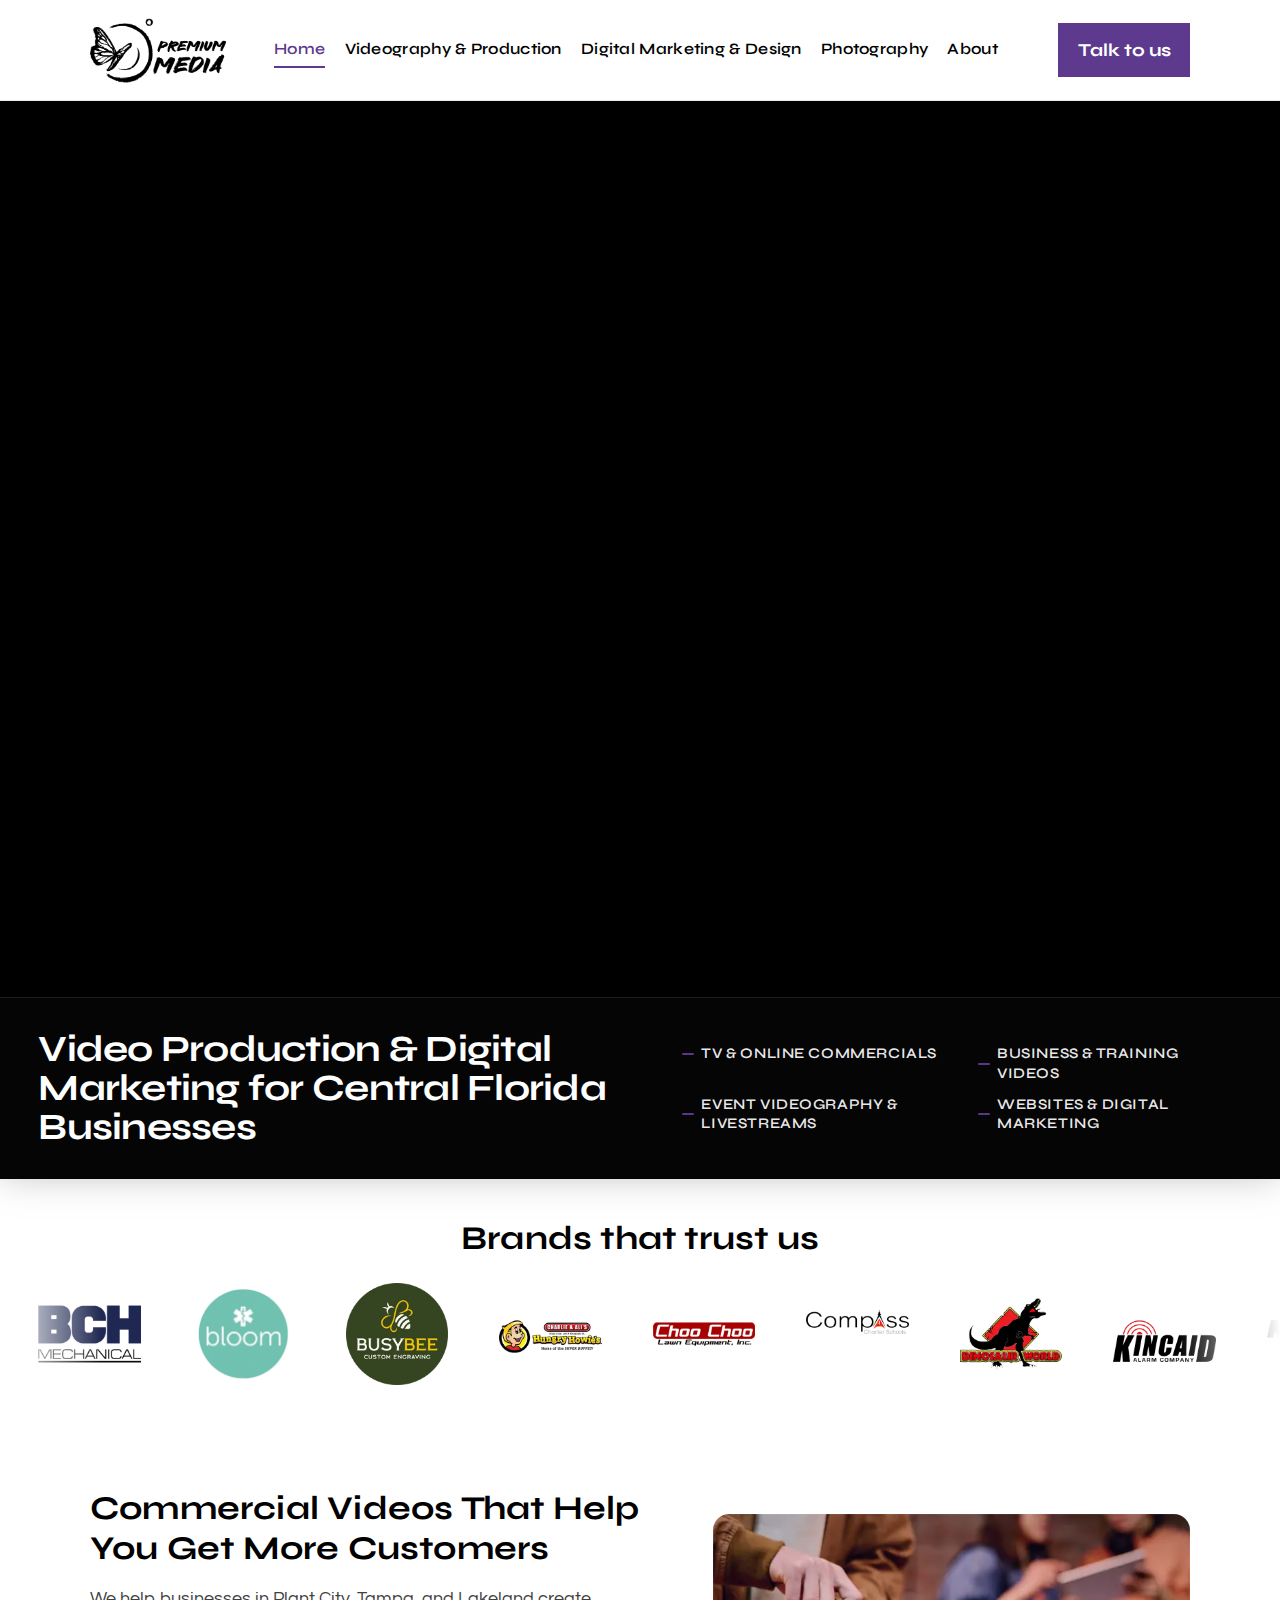
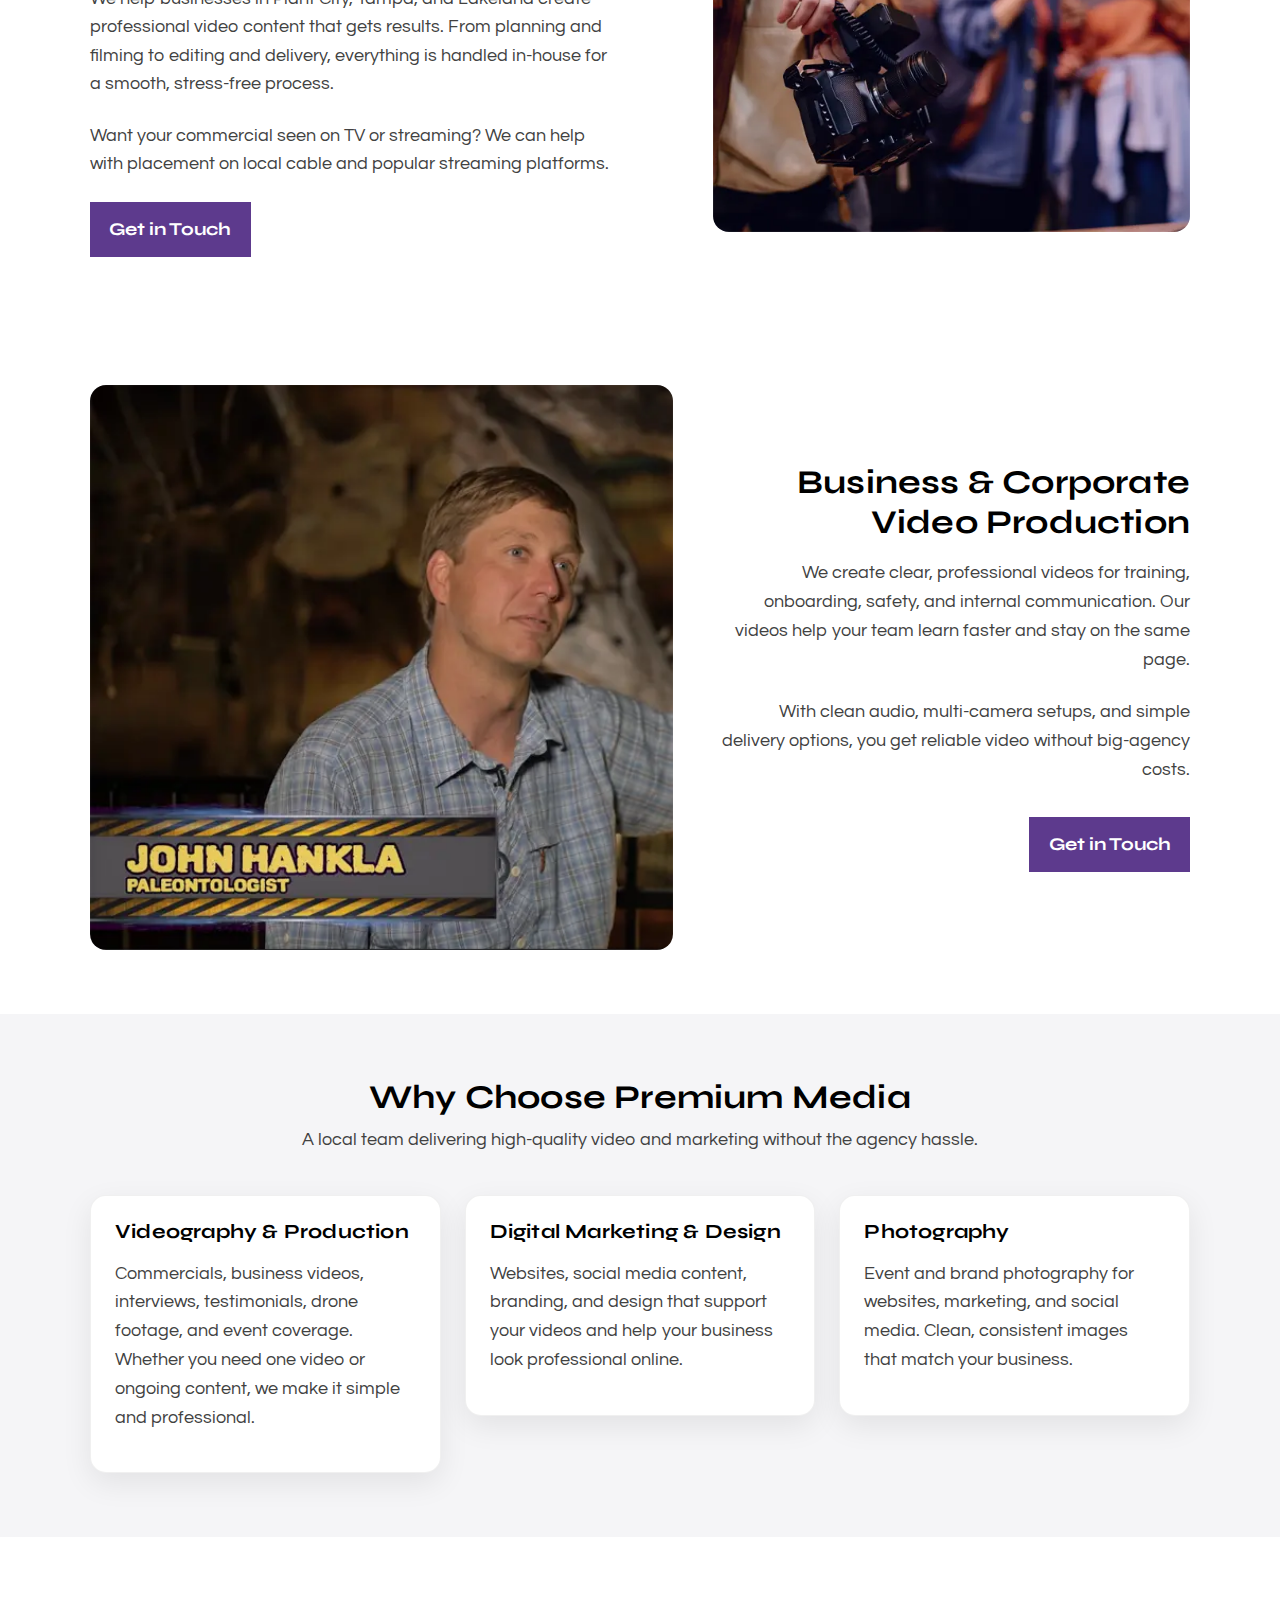
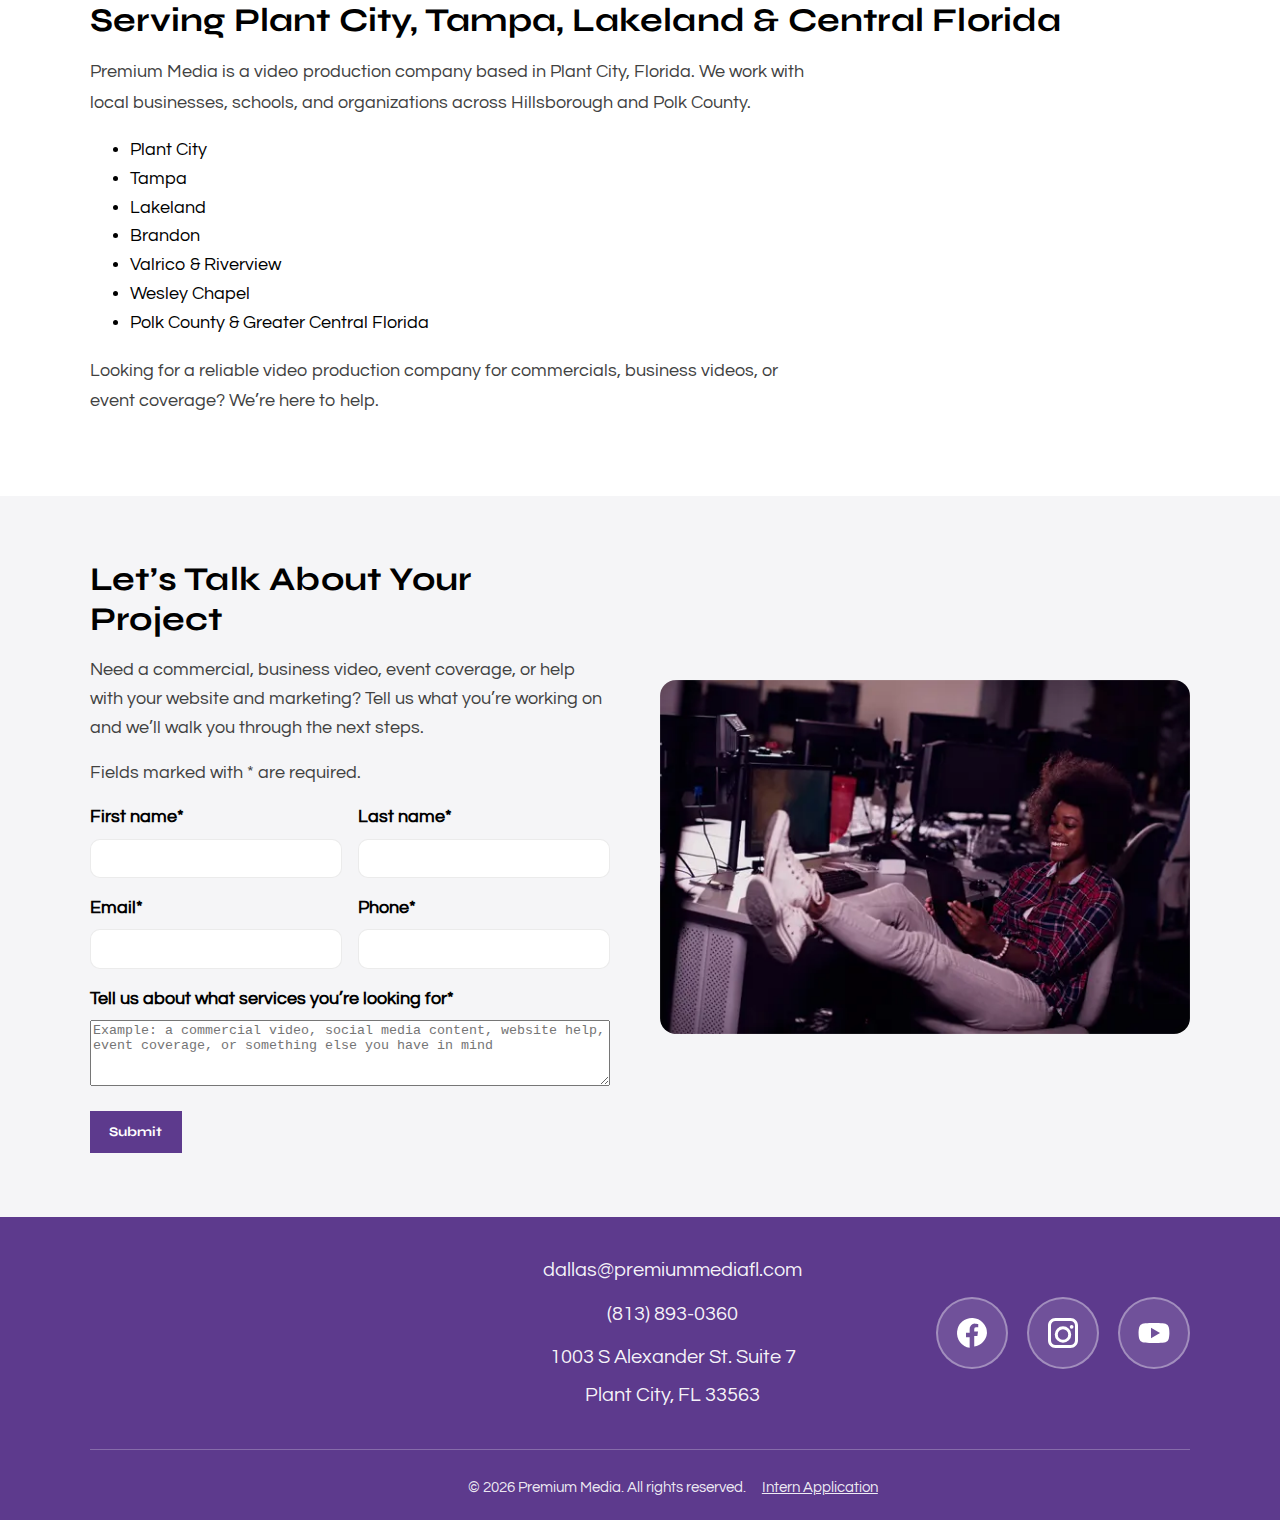
<file: index.html>
<!doctype html>
<html lang="en">
<head>
  <meta charset="utf-8" />
  <meta name="viewport" content="width=device-width, initial-scale=1" />

  <title>Video Production &amp; Digital Marketing in Central Florida | Premium Media</title>
  <meta
    name="description"
    content="Local video production and digital marketing company in Plant City, FL. We create commercials, business videos, event coverage, websites, and social media content for Central Florida businesses."
  />

  <link rel="canonical" href="https://www.premiummediafl.com/index.html" />
  <meta name="robots" content="index,follow" />

  <meta property="og:type" content="website" />
  <meta property="og:site_name" content="Premium Media" />
  <meta property="og:title" content="Video Production &amp; Digital Marketing in Central Florida | Premium Media" />
  <meta property="og:description" content="Commercials, business videos, event coverage, websites, and marketing for Central Florida businesses." />
  <meta property="og:url" content="https://www.premiummediafl.com/index.html" />
  <meta property="og:image" content="https://www.premiummediafl.com/assets/images/og-premium-media.jpg" />
  <meta property="og:image:alt" content="Premium Media video production and digital marketing in Central Florida" />

  <meta name="twitter:card" content="summary_large_image" />
  <meta name="twitter:title" content="Video Production &amp; Digital Marketing in Central Florida | Premium Media" />
  <meta name="twitter:description" content="Commercials, business videos, event coverage, websites, and marketing for Central Florida businesses." />
  <meta name="twitter:image" content="https://www.premiummediafl.com/assets/images/og-premium-media.jpg" />

  <meta name="geo.region" content="US-FL" />
  <meta name="geo.placename" content="Plant City" />

  <link rel="icon" href="/favicon.ico" />
  <link rel="apple-touch-icon" href="/apple-touch-icon.png" />

  <link rel="preconnect" href="https://fonts.googleapis.com">
  <link rel="preconnect" href="https://fonts.gstatic.com" crossorigin>

  <link rel="stylesheet"
      href="https://fonts.googleapis.com/css2?family=Syne:wght@400;500;600;700;800&family=Questrial&display=swap">

  <link rel="stylesheet" href="css/styles.css" />

  <script type="application/ld+json">
  {
    "@context": "https://schema.org",
    "@type": "ProfessionalService",
    "name": "Premium Media",
    "url": "https://www.premiummediafl.com/",
    "telephone": "+18138930360",
    "email": "dallas@premiummediafl.com",
    "address": {
      "@type": "PostalAddress",
      "streetAddress": "1003 S Alexander St. Suite 7",
      "addressLocality": "Plant City",
      "addressRegion": "FL",
      "postalCode": "33563",
      "addressCountry": "US"
    },
    "areaServed": [
      "Plant City, FL",
      "Tampa, FL",
      "Lakeland, FL",
      "Brandon, FL",
      "Valrico, FL",
      "Riverview, FL",
      "Wesley Chapel, FL",
      "Central Florida"
    ],
    "sameAs": [
      "https://www.facebook.com/premiummediatampa",
      "https://www.instagram.com/premiummediafl/"
    ]
  }
  </script>
</head>
<body>
  <!-- HEADER / NAV -->
  <header class="site-header">
    <nav class="nav container" aria-label="Primary">
  <div class="nav-left">
    <a class="logo" href="index.html" aria-label="Premium Media home">
      <img src="assets/logos/premium-media-logo.webp" alt="Premium Media logo" width="260" height="65" decoding="async">
    </a>

    <!-- Desktop links -->
    <ul class="nav-links nav-links--desktop">
      <li><a href="index.html">Home</a></li>
      <li><a href="videography-production.html">Videography &amp; Production</a></li>
      <li><a href="digital-marketing-design.html">Digital Marketing &amp; Design</a></li>
      <li><a href="photography-events.html">Photography</a></li>
      <li><a href="about.html">About</a></li>
    </ul>
  </div>

  <div class="nav-actions">
    <a class="btn btn-primary nav-cta" href="#contact">Talk to us</a>

    <!-- Hamburger (mobile only) -->
    <button
      class="nav-toggle"
      type="button"
      aria-label="Open menu"
      aria-controls="mobile-menu"
      aria-expanded="false"
    >
      <span class="nav-toggle__bar" aria-hidden="true"></span>
      <span class="nav-toggle__bar" aria-hidden="true"></span>
      <span class="nav-toggle__bar" aria-hidden="true"></span>
    </button>
  </div>

  <!-- Mobile menu overlay -->
  <div class="mobile-menu" id="mobile-menu" hidden>
    <div class="mobile-menu__panel" role="dialog" aria-modal="true" aria-label="Site menu">
      <button class="mobile-menu__close" type="button" aria-label="Close menu">×</button>

      <ul class="nav-links nav-links--mobile">
        <li><a href="index.html">Home</a></li>
        <li><a href="videography-production.html">Videography &amp; Production</a></li>
        <li><a href="digital-marketing-design.html">Digital Marketing &amp; Design</a></li>
        <li><a href="photography-events.html">Photography</a></li>
        <li><a href="about.html">About</a></li>
      </ul>

      <a class="btn btn-primary mobile-menu__cta" href="#contact">Talk to us</a>
    </div>
  </div>
</nav>

  </header>

  <main id="main">

    <!-- HERO (Full-bleed video + bar containing H1 + services) -->
    <section class="hero hero-bleed" aria-labelledby="hero-title">
      <div class="hero-bleed-media">
        <video
          class="hero-bleed-video"
          autoplay
          muted
          loop
          playsinline
          preload="metadata"
          aria-hidden="true"
          tabindex="-1"
        >
          <source src="assets/videos/hero-reel.mp4" type="video/mp4" fetchpriority=high>
        </video>

        <div class="hero-bleed-scrollfade" aria-hidden="true"></div>
      </div>

      <div class="hero-bleed-bar">
        <h1 id="hero-title" class="hero-bleed-title-inbar">
          Video Production &amp; Digital Marketing for Central Florida Businesses
        </h1>

        <ul class="hero-bleed-services" aria-label="Services">
          <li>TV &amp; Online Commercials</li>
          <li>Business &amp; Training Videos</li>
          <li>Event Videography &amp; Livestreams</li>
          <li>Websites &amp; Digital Marketing</li>
        </ul>
      </div>
    </section>

    <!-- BRANDS / AUTO-GLIDING LOGO MARQUEE -->
    <section class="section brands" aria-labelledby="brands-title">
      <div class="container">
        <h2 id="brands-title" class="brands-title">Brands that trust us</h2>
      </div>

      <div class="brands-marquee" aria-label="Brands that trust us">
        <div class="brands-track">
          <a href="https://bchmechanical.com" target="_blank" rel="noopener">
            <img src="assets/logos/brands-who-trust-us/bch-mechanical.webp" alt="BCH Mechanical logo" class="brand-logo-img" loading="lazy" decoding="async">
          </a>

          <a href="https://bloomtvnetwork.com" target="_blank" rel="noopener">
            <img src="assets/logos/brands-who-trust-us/bloom-tv.webp" alt="Bloom TV logo" class="brand-logo-img" loading="lazy" decoding="async">
          </a>

          <a href="https://busybeelaser.com" target="_blank" rel="noopener">
            <img src="assets/logos/brands-who-trust-us/busy-bee-logo.webp" alt="Busy Bee Engraving logo" class="brand-logo-img" loading="lazy" decoding="async">
          </a>

          <a href="https://www.hungryhowies.com" target="_blank" rel="noopener">
            <img src="assets/logos/brands-who-trust-us/charlie-and-alis-hungry-howies-logo.webp" alt="Hungry Howie’s logo" class="brand-logo-img" loading="lazy" decoding="async">
          </a>

          <a href="https://choochoolawnequipment.com" target="_blank" rel="noopener">
            <img src="assets/logos/brands-who-trust-us/choo-choo-lawn-equiptment.webp" alt="Choo Choo Lawn Equipment logo" class="brand-logo-img" loading="lazy" decoding="async">
          </a>

          <a href="https://www.compasscharter.org" target="_blank" rel="noopener">
            <img src="assets/logos/brands-who-trust-us/compass-charter-logo.webp" alt="Compass Charter Academy logo" class="brand-logo-img" loading="lazy" decoding="async">
          </a>

          <a href="https://dinosaurworld.com/florida/" target="_blank" rel="noopener">
            <img src="assets/logos/brands-who-trust-us/dinosaur-world-logo.webp" alt="Dinosaur World Florida logo" class="brand-logo-img" loading="lazy" decoding="async">
          </a>

          <a href="https://kincaidalarm.com" target="_blank" rel="noopener">
            <img src="assets/logos/brands-who-trust-us/kincaid-alarm.webp" alt="Kincaid Alarm logo" class="brand-logo-img" loading="lazy" decoding="async">
          </a>

          <a href="https://kincaidelectric.com" target="_blank" rel="noopener">
            <img src="assets/logos/brands-who-trust-us/kincaid-electrical-logo-black.webp" alt="Kincaid Electrical logo" class="brand-logo-img" loading="lazy" decoding="async">
          </a>

          <a href="https://led62.com" target="_blank" rel="noopener">
            <img src="assets/logos/brands-who-trust-us/lumi.webp" alt="Lumi by LED62 logo" class="brand-logo-img" loading="lazy" decoding="async">
          </a>

          <a href="https://www.navigatoracademyvalrico.com" target="_blank" rel="noopener">
            <img src="assets/logos/brands-who-trust-us/navigator-academy.webp" alt="Navigator Academy logo" class="brand-logo-img" loading="lazy" decoding="async">
          </a>

          <a href="https://www.plantcity.org" target="_blank" rel="noopener">
            <img src="assets/logos/brands-who-trust-us/plant-city-chamber-of-commerce.webp" alt="Plant City Chamber of Commerce logo" class="brand-logo-img" loading="lazy" decoding="async">
          </a>

          <a href="https://www.facebook.com/SantaSweets" target="_blank" rel="noopener">
            <img src="assets/logos/brands-who-trust-us/santa-sweets.webp" alt="Santa Sweets logo" class="brand-logo-img" loading="lazy" decoding="async">
          </a>

          <a href="https://www.walmart.com" target="_blank" rel="noopener">
            <img src="assets/logos/brands-who-trust-us/walmart.webp" alt="Walmart logo" class="brand-logo-img" loading="lazy" decoding="async">
          </a>

          <!-- SET 2 (duplicates for seamless loop, aria-hidden) -->
          <a href="https://bchmechanical.com" target="_blank" rel="noopener">
            <img src="assets/logos/brands-who-trust-us/bch-mechanical.webp" alt="BCH Mechanical logo" class="brand-logo-img" loading="lazy" decoding="async">
          </a>

          <a href="https://bloomtvnetwork.com" target="_blank" rel="noopener">
            <img src="assets/logos/brands-who-trust-us/bloom-tv.webp" alt="Bloom TV logo" class="brand-logo-img" loading="lazy" decoding="async">
          </a>

          <a href="https://busybeelaser.com" target="_blank" rel="noopener">
            <img src="assets/logos/brands-who-trust-us/busy-bee-logo.webp" alt="Busy Bee Engraving logo" class="brand-logo-img" loading="lazy" decoding="async">
          </a>

          <a href="https://www.hungryhowies.com" target="_blank" rel="noopener">
            <img src="assets/logos/brands-who-trust-us/charlie-and-alis-hungry-howies-logo.webp" alt="Hungry Howie’s logo" class="brand-logo-img" loading="lazy" decoding="async">
          </a>

          <a href="https://choochoolawnequipment.com" target="_blank" rel="noopener">
            <img src="assets/logos/brands-who-trust-us/choo-choo-lawn-equiptment.webp" alt="Choo Choo Lawn Equipment logo" class="brand-logo-img" loading="lazy" decoding="async">
          </a>

          <a href="https://www.compasscharter.org" target="_blank" rel="noopener">
            <img src="assets/logos/brands-who-trust-us/compass-charter-logo.webp" alt="Compass Charter Academy logo" class="brand-logo-img" loading="lazy" decoding="async">
          </a>

          <a href="https://dinosaurworld.com/florida/" target="_blank" rel="noopener">
            <img src="assets/logos/brands-who-trust-us/dinosaur-world-logo.webp" alt="Dinosaur World Florida logo" class="brand-logo-img" loading="lazy" decoding="async">
          </a>

          <a href="https://kincaidalarm.com" target="_blank" rel="noopener">
            <img src="assets/logos/brands-who-trust-us/kincaid-alarm.webp" alt="Kincaid Alarm logo" class="brand-logo-img" loading="lazy" decoding="async">
          </a>

          <a href="https://kincaidelectric.com" target="_blank" rel="noopener">
            <img src="assets/logos/brands-who-trust-us/kincaid-electrical-logo-black.webp" alt="Kincaid Electrical logo" class="brand-logo-img" loading="lazy" decoding="async">
          </a>

          <a href="https://led62.com" target="_blank" rel="noopener">
            <img src="assets/logos/brands-who-trust-us/lumi.webp" alt="Lumi by LED62 logo" class="brand-logo-img" loading="lazy" decoding="async">
          </a>

          <a href="https://www.navigatoracademyvalrico.com" target="_blank" rel="noopener">
            <img src="assets/logos/brands-who-trust-us/navigator-academy.webp" alt="Navigator Academy logo" class="brand-logo-img" loading="lazy" decoding="async">
          </a>

          <a href="https://www.plantcity.org" target="_blank" rel="noopener">
            <img src="assets/logos/brands-who-trust-us/plant-city-chamber-of-commerce.webp" alt="Plant City Chamber of Commerce logo" class="brand-logo-img" loading="lazy" decoding="async">
          </a>

          <a href="https://www.facebook.com/SantaSweets" target="_blank" rel="noopener">
            <img src="assets/logos/brands-who-trust-us/santa-sweets.webp" alt="Santa Sweets logo" class="brand-logo-img" loading="lazy" decoding="async">
          </a>

          <a href="https://www.walmart.com" target="_blank" rel="noopener">
            <img src="assets/logos/brands-who-trust-us/walmart.webp" alt="Walmart logo" class="brand-logo-img" loading="lazy" decoding="async">
          </a>
        </div>
      </div>
    </section>

    <!-- Commercial Videos -->
    <section class="section fullscale" aria-labelledby="commercial-title">
      <div class="container pitch-grid">
        <div class="pitch-text">
          <h2 id="commercial-title">Commercial Videos That Help You Get More Customers</h2>
          <p>
            We help businesses in Plant City, Tampa, and Lakeland create professional video content that gets results.
            From planning and filming to editing and delivery, everything is handled in-house for a smooth, stress-free process.
          </p>
          <p>
            Want your commercial seen on TV or streaming? We can help with placement on local cable and popular streaming platforms.
          </p>

          <a href="#contact" class="btn btn-primary">Get in Touch</a>
        </div>

        <div class="pitch-media">
          <img src="assets/img/video-gear.webp" alt="Video production equipment" class="pitch-image" loading="lazy" decoding="async">
        </div>
      </div>
    </section>

    <!-- Business Video -->
    <section class="section business-video" aria-labelledby="business-video-title">
      <div class="container pitch-grid">
        <div class="pitch-media">
          <img
            src="assets/img/interview.webp"
            alt="A videographer filming an interview"
            class="pitch-image"
            loading="lazy"
            decoding="async"
          >
        </div>

        <div class="pitch-text">
          <h2 id="business-video-title">Business &amp; Corporate Video Production</h2>
          <p>
            We create clear, professional videos for training, onboarding, safety, and internal communication.
            Our videos help your team learn faster and stay on the same page.
          </p>
          <p>
            With clean audio, multi-camera setups, and simple delivery options, you get reliable video without big-agency costs.
          </p>
          <a href="#contact" class="btn btn-primary">Get in Touch</a>
        </div>
      </div>
    </section>

    <!-- WHY CHOOSE / SERVICES OVERVIEW -->
    <section class="section why" aria-labelledby="why-title">
      <div class="container">
        <h2 id="why-title" class="why-title">Why Choose Premium Media</h2>
        <p class="why-subtitle">
          A local team delivering high-quality video and marketing without the agency hassle.
        </p>

        <div class="card-grid why-grid">
          <a href="videography-production.html" class="why-card-link">
            <article class="card why-card">
              <h3>Videography &amp; Production</h3>
              <p>
                Commercials, business videos, interviews, testimonials, drone footage, and event coverage.
                Whether you need one video or ongoing content, we make it simple and professional.
              </p>
            </article>
          </a>

          <a href="digital-marketing-design.html" class="why-card-link">
            <article class="card why-card">
              <h3>Digital Marketing &amp; Design</h3>
              <p>
                Websites, social media content, branding, and design that support your videos and help your business look professional online.
              </p>
            </article>
          </a>

          <a href="photography-events.html" class="why-card-link">
            <article class="card why-card">
              <h3>Photography</h3>
              <p>
                Event and brand photography for websites, marketing, and social media. Clean, consistent images that match your business.
              </p>
            </article>
          </a>
        </div>
      </div>
    </section>

    <!-- LOCAL SERVICE AREAS (SEO section) -->
    <section class="section local-service-areas" aria-labelledby="service-areas-title">
      <div class="container">
        <h2 id="service-areas-title">Serving Plant City, Tampa, Lakeland &amp; Central Florida</h2>
        <p>
          Premium Media is a video production company based in Plant City, Florida. We work with local businesses,
          schools, and organizations across Hillsborough and Polk County.
        </p>

        <ul class="service-area-list" aria-label="Service areas">
          <li>Plant City</li>
          <li>Tampa</li>
          <li>Lakeland</li>
          <li>Brandon</li>
          <li>Valrico &amp; Riverview</li>
          <li>Wesley Chapel</li>
          <li>Polk County &amp; Greater Central Florida</li>
        </ul>

        <p class="local-cta">
          Looking for a reliable video production company for commercials, business videos, or event coverage? We’re here to help.
        </p>
      </div>
    </section>

    <!-- CONTACT -->
    <section id="contact" class="section section-contrast contact-section" aria-labelledby="contact-title">
      <div class="container contact-grid">
        <div class="contact-content">
          <h2 id="contact-title">Let’s Talk About Your Project</h2>
          <p>
            Need a commercial, business video, event coverage, or help with your website and marketing?
            Tell us what you’re working on and we’ll walk you through the next steps.
          </p>

          <p id="required-note" class="form-note">Fields marked with * are required.</p>

          <form
          class="contact-form"
          name="about-contact"
          method="POST"
          data-netlify="true"
          netlify-honeypot="bot-field"
          action="/thank-you.html"
          aria-describedby="required-note"
        >
          <!-- REQUIRED for Netlify -->
          <input type="hidden" name="form-name" value="about-contact">

          <!-- Honeypot field (invisible to users, catches bots) -->
          <p class="visually-hidden">
            <label>
              Don’t fill this out:
              <input name="bot-field" />
            </label>
          </p>

          <div class="form-row">
            <label>
              First name*
              <input
                type="text"
                name="firstName"
                required
                aria-required="true"
                autocomplete="given-name"
              >
            </label>

            <label>
              Last name*
              <input
                type="text"
                name="lastName"
                required
                aria-required="true"
                autocomplete="family-name"
              >
            </label>
          </div>

          <div class="form-row">
            <label>
              Email*
              <input
                type="email"
                name="email"
                required
                aria-required="true"
                autocomplete="email"
              >
            </label>

            <label>
              Phone*
              <input
                type="tel"
                name="phone"
                required
                aria-required="true"
                autocomplete="tel"
                inputmode="tel"
              >
            </label>
          </div>

          <label class="full">
              Tell us about what services you’re looking for*
              <textarea
                id="services"
                name="services"
                rows="4"
                required
                aria-required="true"
                placeholder="Example: a commercial video, social media content, website help, event coverage, or something else you have in mind"
              ></textarea>
            </label>

          <button class="btn btn-primary" type="submit">Submit</button>
        </form>
        </div>

        <div class="contact-media">
          <img src="assets/img/studio.webp" alt="A person working at a desk in a studio" class="contact-image" loading="lazy" decoding="async">
        </div>
      </div>
    </section>

  </main>

  <!-- FOOTER -->
  <footer class="site-footer">
    <div class="container footer-grid">
      <div class="footer-logo">
        <a href="index.html" aria-label="Premium Media home">
          <img src="assets/logos/premium-media-logo-white.webp" alt="Premium Media logo" width="320" height="150" loading="lazy" decoding="async">
        </a>
      </div>

      <div class="footer-contact">
        <p><a href="mailto:dallas@premiummediafl.com">dallas@premiummediafl.com</a></p>
        <p><a href="tel:+18138930360">(813) 893-0360</a></p>
        <p>
          1003 S Alexander St. Suite 7<br>
          Plant City, FL 33563<br>
        </p>
      </div>

      <div class="footer-social" aria-label="Social media links">
        <a
          href="https://www.facebook.com/premiummediatampa"
          aria-label="Premium Media on Facebook"
          target="_blank"
          rel="noopener noreferrer"
        >
          <svg viewBox="0 0 24 24" role="img" focusable="false" aria-hidden="true">
            <path d="M22 12a10 10 0 1 0-11.56 9.88v-7H8v-3h2.44V9.5A3.4 3.4 0 0 1 14.1 5.75c1 0 2.05.18 2.05.18v2.26h-1.16a1.33 1.33 0 0 0-1.5 1.44V11H16l-.4 3h-2.11v7A10 10 0 0 0 22 12z"/>
          </svg>
        </a>

        <a
          href="https://www.instagram.com/premiummediafl/"
          aria-label="Premium Media on Instagram"
          target="_blank"
          rel="noopener noreferrer"
        >
          <svg viewBox="0 0 24 24" role="img" focusable="false" aria-hidden="true">
            <path d="M7 2C4.24 2 2 4.24 2 7v10c0 2.76 2.24 5 5 5h10c2.76 0 5-2.24 5-5V7c0-2.76-2.24-5-5-5H7zm10 2a3 3 0 0 1 3 3v10a3 3 0 0 1-3 3H7a3 3 0 0 1-3-3V7a3 3 0 0 1 3-3h10zm-5 3.5A5.5 5.5 0 1 0 17.5 13 5.51 5.51 0 0 0 12 7.5zm0 2A3.5 3.5 0 1 1 8.5 13 3.5 3.5 0 0 1 12 9.5zm5.75-2.9a1.25 1.25 0 1 0 1.25 1.25 1.25 1.25 0 0 0-1.25-1.25z"/>
          </svg>
        </a>

        <a
          href="https://youtube.com/@premiummedia-gj8de?si=RKamxJbUV27YUifF"
          aria-label="Premium Media on YouTube"
          target="_blank"
          rel="noopener noreferrer"
        >
          <svg viewBox="0 0 24 24" role="img" focusable="false" aria-hidden="true">
            <path d="M21.8 8.001a3 3 0 0 0-2.12-2.12C17.9 5.4 12 5.4 12 5.4s-5.9 0-7.68.48A3 3 0 0 0 2.2 8c-.48 1.78-.48 4-.48 4s0 2.22.48 4a3 3 0 0 0 2.12 2.12c1.78.48 7.68.48 7.68.48s5.9 0 7.68-.48A3 3 0 0 0 21.8 16c.48-1.78.48-4 .48-4s0-2.22-.48-4zM10 15.5v-7l6 3.5-6 3.5z"/>
          </svg>
        </a>
      </div>


      <div class="footer-divider"></div>

      <div class="footer-bottom footer-bottom--split">
  <span>
    © <span id="year"></span> Premium Media. All rights reserved.
  </span>

  <a href="/intern-application.html" class="footer-intern-link">
    Intern Application
  </a>
</div>

    </div>
  </footer>

  <script>
    document.getElementById("year").textContent = new Date().getFullYear();
  </script>
  <script src="js/main.js" defer></script>
</body>
</html>
</file>
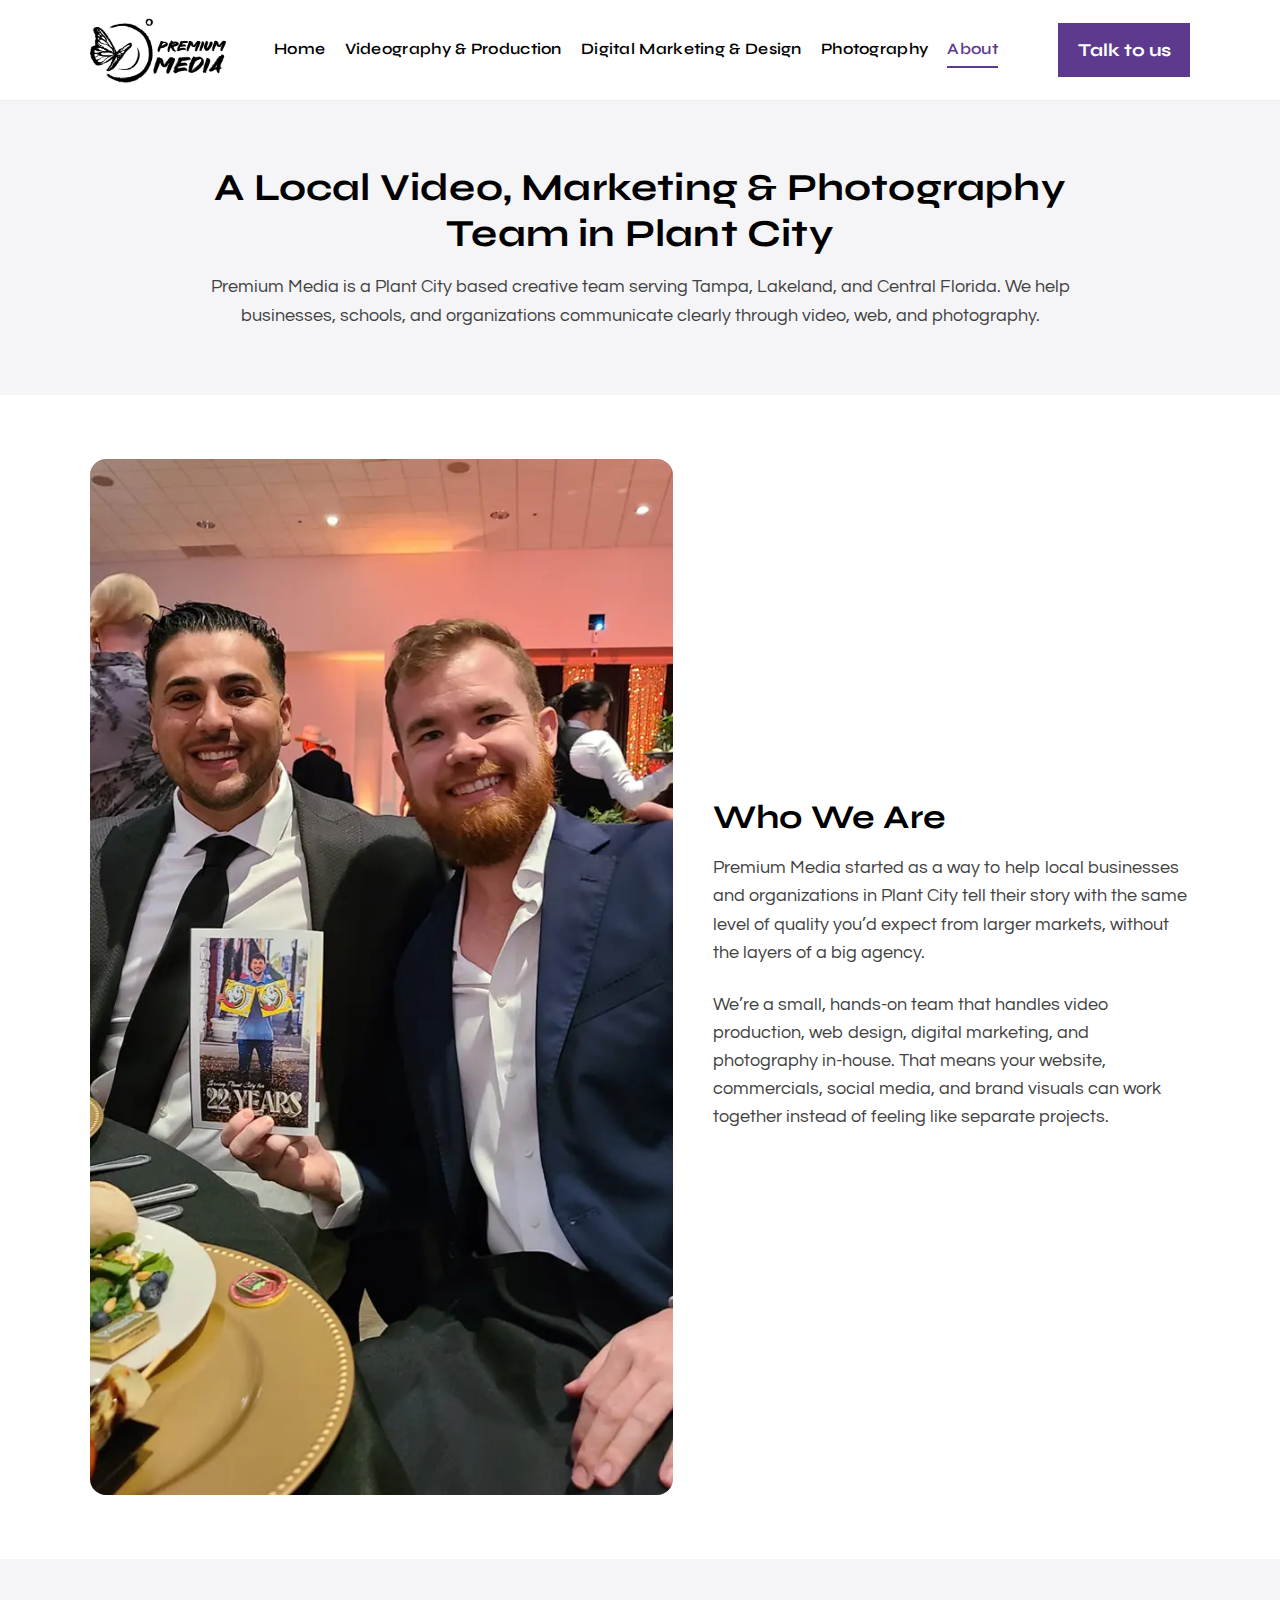
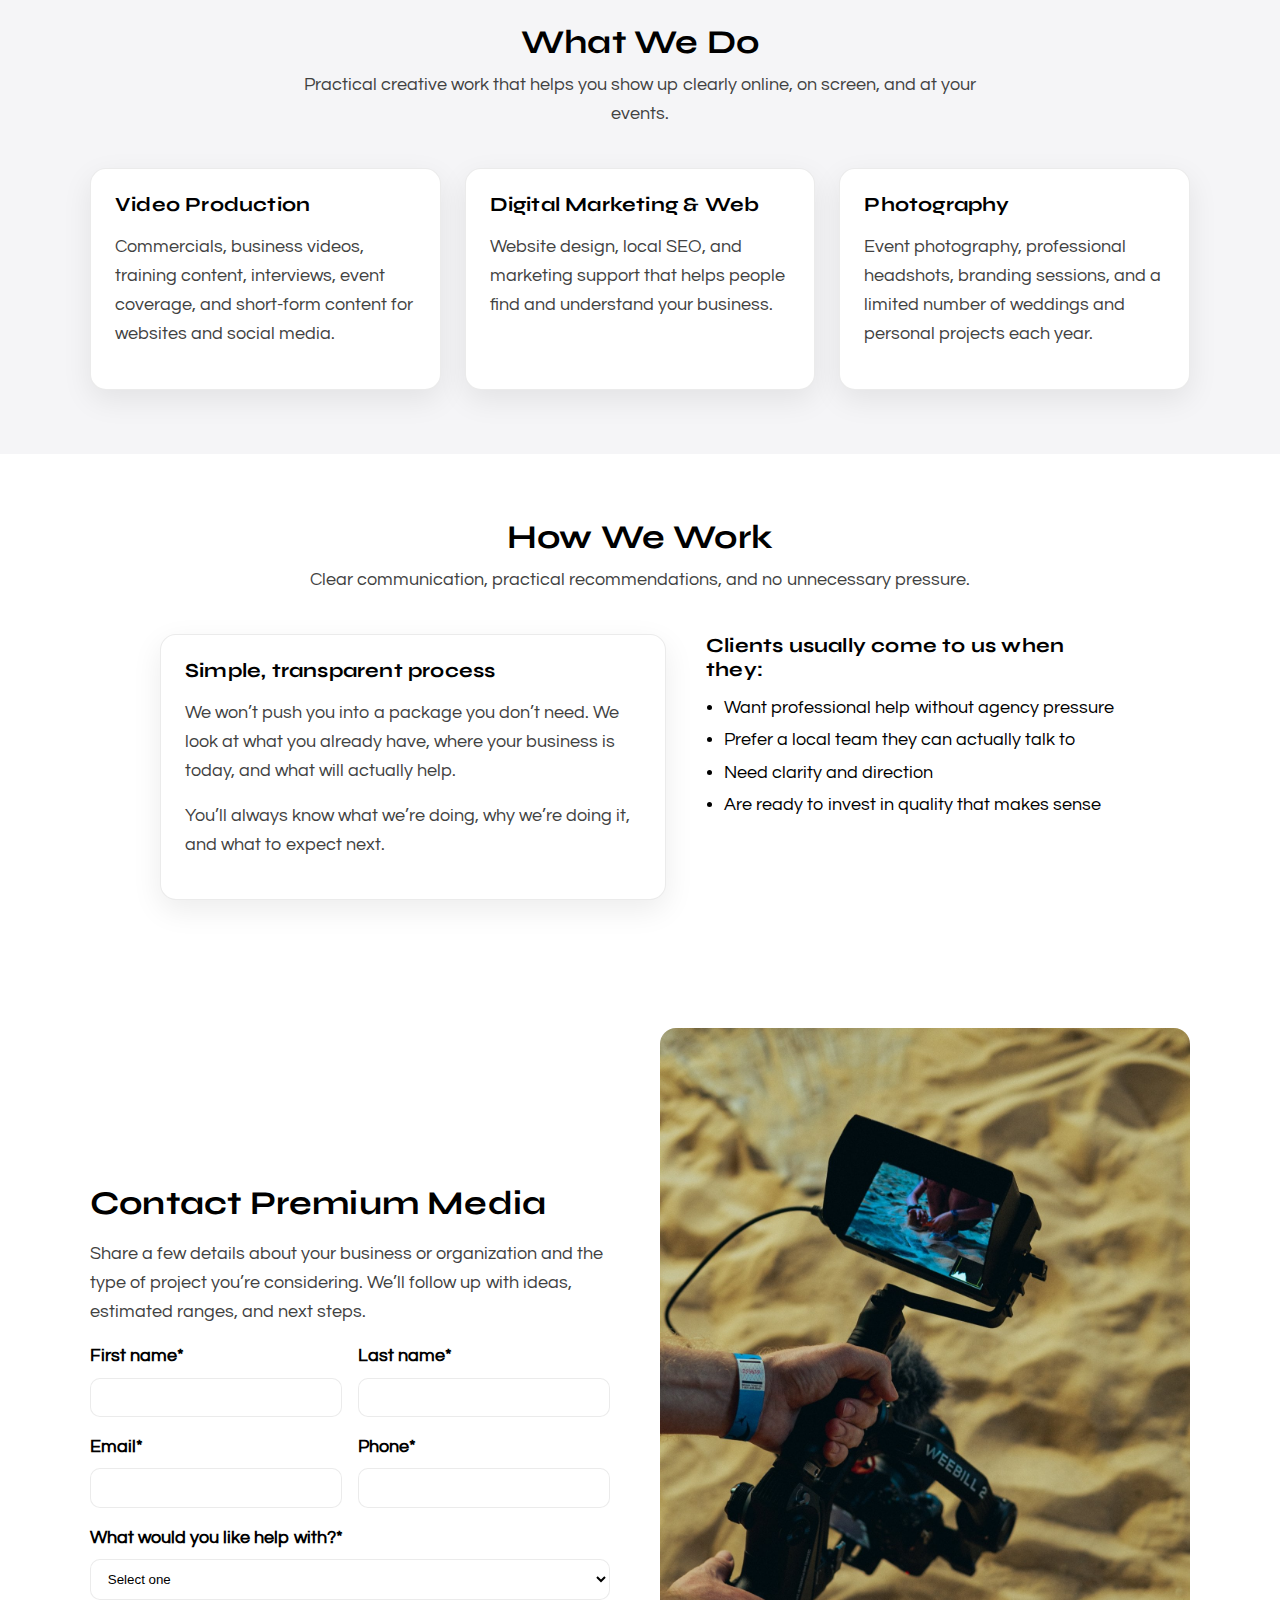
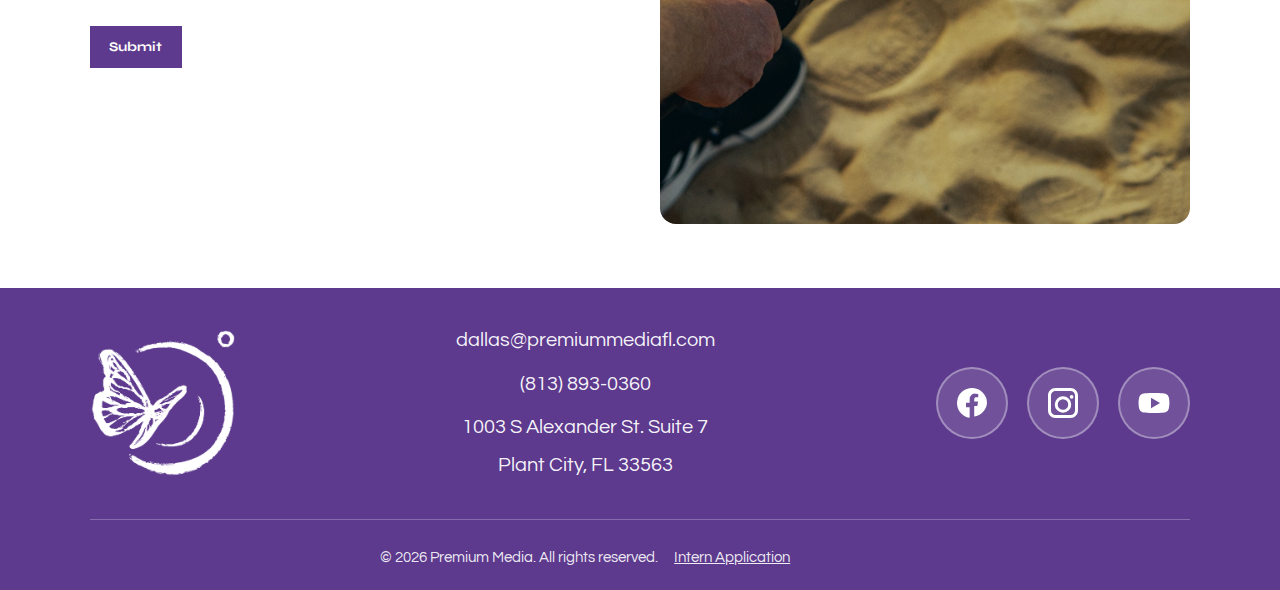
<file: about.html>
<!doctype html>
<html lang="en">
<head>
  <meta charset="utf-8" />
  <meta name="viewport" content="width=device-width, initial-scale=1" />
  <title>About Premium Media | Plant City Video &amp; Marketing Team</title>
  <meta
    name="description"
    content="Premium Media is a Plant City based video production, marketing, and photography team serving Tampa, Lakeland, and Central Florida."
  />
  <link rel="canonical" href="https://www.premiummediafl.com/about.html" />
  <meta name="robots" content="index,follow" />

  <meta property="og:type" content="website" />
  <meta property="og:site_name" content="Premium Media" />
  <meta property="og:title" content="Digital Marketing &amp; Web Design in Central Florida | Premium Media" />
  <meta property="og:description" content="Websites, local SEO, social media, and branding for Central Florida businesses." />
  <meta property="og:url" content="https://www.premiummediafl.com/about.html" />
  <meta property="og:image" content="https://www.premiummediafl.com/assets/images/og-premium-media.jpg" />
  <meta property="og:image:alt" content="Premium Media web design and digital marketing in Central Florida" />

  <meta name="twitter:card" content="summary_large_image" />
  <meta name="twitter:title" content="Digital Marketing &amp; Web Design in Central Florida | Premium Media" />
  <meta name="twitter:description" content="Websites, local SEO, social media, and branding for Central Florida businesses." />
  <meta name="twitter:image" content="https://www.premiummediafl.com/assets/images/og-premium-media.jpg" />

  <meta name="geo.region" content="US-FL" />
  <meta name="geo.placename" content="Plant City" />

  <link rel="icon" href="/favicon.ico" />
  <link rel="apple-touch-icon" href="/apple-touch-icon.png" />

  <link rel="stylesheet" href="css/styles.css" />

  <script type="application/ld+json">
  {
    "@context": "https://schema.org",
    "@type": "ProfessionalService",
    "name": "Premium Media",
    "url": "https://www.premiummediafl.com/",
    "telephone": "+18138930360",
    "email": "dallas@premiummediafl.com",
    "address": {
      "@type": "PostalAddress",
      "streetAddress": "1003 S Alexander St. Suite 7",
      "addressLocality": "Plant City",
      "addressRegion": "FL",
      "postalCode": "33563",
      "addressCountry": "US"
    },
    "areaServed": [
      "Plant City, FL",
      "Tampa, FL",
      "Lakeland, FL",
      "Brandon, FL",
      "Valrico, FL",
      "Riverview, FL",
      "Wesley Chapel, FL",
      "Central Florida"
    ],
    "sameAs": [
      "https://www.facebook.com/premiummediatampa",
      "https://www.instagram.com/premiummediafl/"
    ]
  }
  </script>
</head>
<body>

  <!-- HEADER / NAV -->
  <header class="site-header">
  <nav class="nav container" aria-label="Primary">
    <div class="nav-left">
      <a class="logo" href="index.html" aria-label="Premium Media home">
        <img
          src="assets/logos/premium-media-logo.png"
          alt="Premium Media logo"
          width="260"
          height="65"
          decoding="async"
        >
      </a>

      <!-- Desktop links -->
      <ul class="nav-links nav-links--desktop">
        <li><a href="index.html">Home</a></li>
        <li><a href="videography-production.html">Videography &amp; Production</a></li>
        <li><a href="digital-marketing-design.html">Digital Marketing &amp; Design</a></li>
        <li><a href="photography-events.html">Photography</a></li>
        <li><a href="about.html">About</a></li>
      </ul>
    </div>

    <div class="nav-actions">
      <a class="btn btn-primary nav-cta" href="#contact">Talk to us</a>

      <!-- Hamburger (mobile only) -->
      <button
        class="nav-toggle"
        type="button"
        aria-label="Open menu"
        aria-controls="mobile-menu"
        aria-expanded="false"
      >
        <span class="nav-toggle__bar" aria-hidden="true"></span>
        <span class="nav-toggle__bar" aria-hidden="true"></span>
        <span class="nav-toggle__bar" aria-hidden="true"></span>
      </button>
    </div>

    <!-- Mobile menu overlay -->
    <div class="mobile-menu" id="mobile-menu" hidden>
      <div class="mobile-menu__panel" role="dialog" aria-modal="true" aria-label="Site menu">
        <button class="mobile-menu__close" type="button" aria-label="Close menu">×</button>

        <ul class="nav-links nav-links--mobile">
          <li><a href="index.html">Home</a></li>
          <li><a href="videography-production.html">Videography &amp; Production</a></li>
          <li><a href="digital-marketing-design.html">Digital Marketing &amp; Design</a></li>
          <li><a href="photography-events.html">Photography</a></li>
          <li><a href="about.html">About</a></li>
        </ul>

        <a class="btn btn-primary mobile-menu__cta" href="#contact">Talk to us</a>
      </div>
    </div>
  </nav>
</header>


  <main>

    <!-- HERO: About -->
    <section class="section section-contrast" aria-labelledby="about-hero-title">
      <div class="container">
        <h1 id="about-hero-title" style="text-align:center; max-width:860px; margin:0 auto var(--space-2);">
          A Local Video, Marketing &amp; Photography Team in Plant City
        </h1>
        <p style="text-align:center; max-width:860px; margin:0 auto;">
          Premium Media is a Plant City based creative team serving Tampa, Lakeland, and Central Florida.
          We help businesses, schools, and organizations communicate clearly through video, web, and photography.
        </p>
      </div>
    </section>

    <!-- WHO WE ARE (photo + text) -->
    <section class="section" aria-labelledby="who-we-are-title">
      <div class="container pitch-grid">
        <div class="pitch-media">
          <img
            src="assets/img/team.webp"
            alt="Two men smiling at the camera while sitting at a table"
            class="pitch-image"
          >
        </div>

        <div class="pitch-text">
          <h2 id="who-we-are-title">Who We Are</h2>
          <p>
            Premium Media started as a way to help local businesses and organizations in Plant City
            tell their story with the same level of quality you’d expect from larger markets,
            without the layers of a big agency.
          </p>
          <p>
            We’re a small, hands-on team that handles video production, web design, digital marketing,
            and photography in-house. That means your website, commercials, social media, and brand
            visuals can work together instead of feeling like separate projects.
          </p>
        </div>
      </div>
    </section>

    <!-- WHAT WE DO (simple 3-column summary) -->
    <section class="section section-contrast" aria-labelledby="what-we-do-title">
      <div class="container">
        <h2 id="what-we-do-title" class="why-title">What We Do</h2>
        <p class="why-subtitle">
          Practical creative work that helps you show up clearly online, on screen, and at your events.
        </p>

        <div class="card-grid" style="margin-top:var(--space-3);">
          <article class="card">
            <h3>Video Production</h3>
            <p>
              Commercials, business videos, training content, interviews, event coverage, and short-form
              content for websites and social media.
            </p>
          </article>

          <article class="card">
            <h3>Digital Marketing &amp; Web</h3>
            <p>
              Website design, local SEO, and marketing support that helps people find and understand your business.
            </p>
          </article>

          <article class="card">
            <h3>Photography</h3>
            <p>
              Event photography, professional headshots, branding sessions, and a limited number of weddings
              and personal projects each year.
            </p>
          </article>
        </div>
      </div>
    </section>

    <!-- HOW WE'RE DIFFERENT -->
    <section class="section" aria-labelledby="different-title">
      <div class="container" style="max-width:960px; margin:0 auto;">
        <h2 id="different-title" class="why-title">How We Work</h2>
        <p class="why-subtitle">
          Clear communication, practical recommendations, and no unnecessary pressure.
        </p>

        <div style="display:grid; gap:var(--space-4); grid-template-columns:1.1fr 0.9fr; margin-top:var(--space-3);">
          <article class="card">
            <h3>Simple, transparent process</h3>
            <p>
              We won’t push you into a package you don’t need. We look at what you already have,
              where your business is today, and what will actually help.
            </p>
            <p>
              You’ll always know what we’re doing, why we’re doing it, and what to expect next.
            </p>
          </article>

          <div>
            <h3 style="margin-bottom:0.6rem;">Clients usually come to us when they:</h3>
            <ul style="margin:0; padding-left:1.1rem; line-height:1.8;">
              <li>Want professional help without agency pressure</li>
              <li>Prefer a local team they can actually talk to</li>
              <li>Need clarity and direction</li>
              <li>Are ready to invest in quality that makes sense</li>
            </ul>
          </div>
        </div>
      </div>
    </section>

    <!-- CONTACT – general -->
    <section id="contact" class="section contact-section" aria-labelledby="contact-title">
      <div class="container contact-grid">

        <!-- LEFT: FORM -->
        <div class="contact-content">
          <h2 id="contact-title">Contact Premium Media</h2>
          <p>
            Share a few details about your business or organization and the type of project you’re considering.
            We’ll follow up with ideas, estimated ranges, and next steps.
          </p>

        <form
          class="contact-form"
          name="about-contact"
          method="POST"
          data-netlify="true"
          netlify-honeypot="bot-field"
          action="/thank-you.html/"
          aria-describedby="required-note"
        >
          <!-- REQUIRED for Netlify -->
          <input type="hidden" name="form-name" value="about-contact">

          <!-- Honeypot field (invisible to users, catches bots) -->
          <p class="visually-hidden">
            <label>
              Don’t fill this out:
              <input name="bot-field" />
            </label>
          </p>

          <div class="form-row">
            <label>
              First name*
              <input
                type="text"
                name="firstName"
                required
                aria-required="true"
                autocomplete="given-name"
              >
            </label>

            <label>
              Last name*
              <input
                type="text"
                name="lastName"
                required
                aria-required="true"
                autocomplete="family-name"
              >
            </label>
          </div>

          <div class="form-row">
            <label>
              Email*
              <input
                type="email"
                name="email"
                required
                aria-required="true"
                autocomplete="email"
              >
            </label>

            <label>
              Phone*
              <input
                type="tel"
                name="phone"
                required
                aria-required="true"
                autocomplete="tel"
                inputmode="tel"
              >
            </label>
          </div>

          <label class="full">
            What would you like help with?*
            <select name="service" required aria-required="true">
              <option value="" selected disabled>Select one</option>
              <option value="video">Video production</option>
              <option value="marketing">Marketing / website</option>
              <option value="photo">Photography</option>
              <option value="multiple">Multiple services</option>
              <option value="unsure">Not sure yet</option>
            </select>
          </label>

          <button class="btn btn-primary" type="submit">Submit</button>
        </form>
        </div>

        <!-- RIGHT: PHOTO -->
        <div class="contact-media">
          <img
            src="assets/img/camera-sand.jpg"
            alt="A camera shooting content with sand beneath it"
            class="contact-image"
          >
        </div>

      </div>
    </section>

  </main>

  <!-- FOOTER (kept from your original) -->
  <footer class="site-footer">
    <div class="container footer-grid">

      <div class="footer-logo">
        <a href="index.html" aria-label="Premium Media home">
          <img src="assets/logos/premium-media-logo-white.png" alt="Premium Media logo">
        </a>
      </div>

      <div class="footer-contact">
        <p><a href="mailto:dallas@premiummediafl.com">dallas@premiummediafl.com</a></p>
        <p><a href="tel:+18138930360">(813) 893-0360</a></p>
        <p>
          1003 S Alexander St. Suite 7<br>
          Plant City, FL 33563
        </p>
      </div>

      <div class="footer-social" aria-label="Social media links">
        <a href="#" aria-label="Facebook">
          <svg viewBox="0 0 24 24"><path d="M22 12a10 10 0 1 0-11.56 9.88v-7H8v-3h2.44V9.5A3.4 3.4 0 0 1 14.1 5.75c1 0 2.05.18 2.05.18v2.26h-1.16a1.33 1.33 0 0 0-1.5 1.44V11H16l-.4 3h-2.11v7A10 10 0 0 0 22 12z"/></svg>
        </a>

        <a href="#" aria-label="Instagram">
          <svg viewBox="0 0 24 24"><path d="M7 2C4.24 2 2 4.24 2 7v10c0 2.76 2.24 5 5 5h10c2.76 0 5-2.24 5-5V7c0-2.76-2.24-5-5-5H7zm10 2a3 3 0 0 1 3 3v10a3 3 0 0 1-3 3H7a3 3 0 0 1-3-3V7a3 3 0 0 1 3-3h10zm-5 3.5A5.5 5.5 0 1 0 17.5 13 5.51 5.51 0 0 0 12 7.5zm0 2A3.5 3.5 0 1 1 8.5 13 3.5 3.5 0 0 1 12 9.5zm5.75-2.9a1.25 1.25 0 1 0 1.25 1.25 1.25 1.25 0 0 0-1.25-1.25z"/></svg>
        </a>

        <a href="#" aria-label="YouTube">
          <svg viewBox="0 0 24 24"><path d="M21.8 8.001a3 3 0 0 0-2.12-2.12C17.9 5.4 12 5.4 12 5.4s-5.9 0-7.68.48A3 3 0 0 0 2.2 8c-.48 1.78-.48 4-.48 4s0 2.22.48 4a3 3 0 0 0 2.12 2.12c1.78.48 7.68.48 7.68.48s5.9 0 7.68-.48A3 3 0 0 0 21.8 16c.48-1.78.48-4 .48-4s0-2.22-.48-4zM10 15.5v-7l6 3.5-6 3.5z"/></svg>
        </a>
      </div>

      <div class="footer-divider"></div>

      <div class="footer-bottom footer-bottom--split">
  <span>
    © <span id="year"></span> Premium Media. All rights reserved.
  </span>

  <a href="/intern-application.html" class="footer-intern-link">
    Intern Application
  </a>
</div>


    </div>
  </footer>

  <script>
    document.getElementById("year").textContent = new Date().getFullYear();
  </script>
  <script src="js/main.js" defer></script>

</body>
</html>
</file>
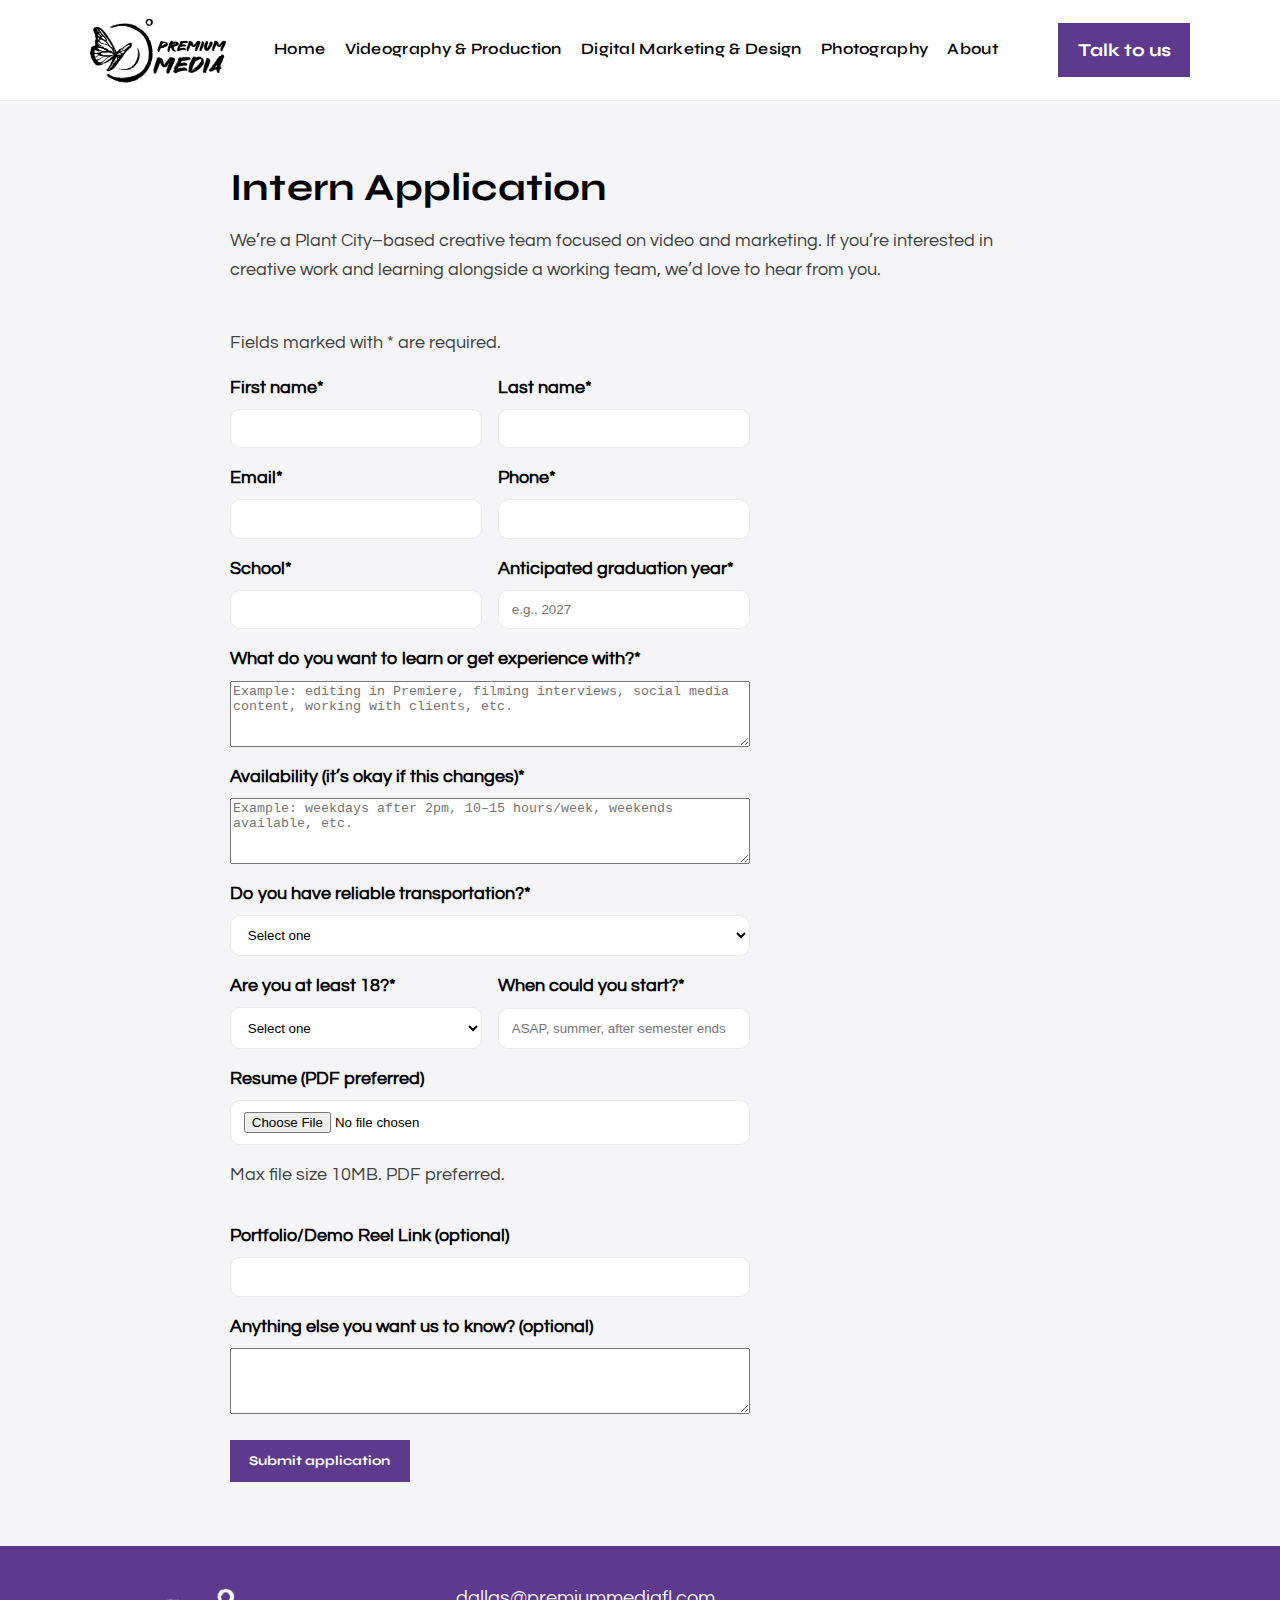
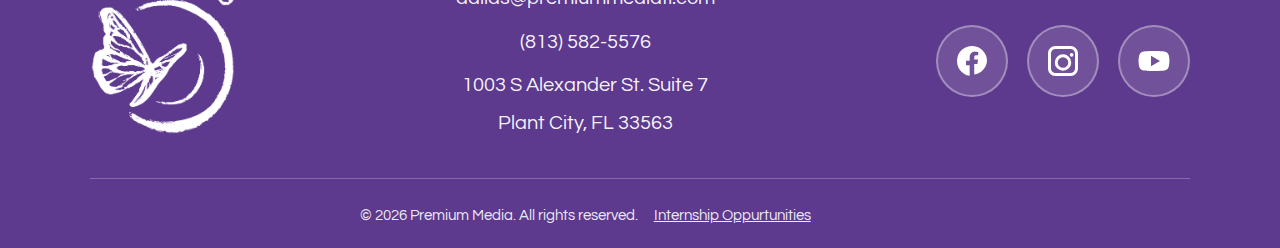
<file: intern-application.html>
<!doctype html>
<html lang="en">
<head>
  <meta charset="utf-8" />
  <meta name="viewport" content="width=device-width, initial-scale=1" />

  <title>Intern Application | Premium Media</title>
  <meta
    name="description"
    content="Apply for an internship at Premium Media in Plant City, FL. Video production, marketing, photography, and creative opportunities."
  />
  <meta name="robots" content="index,follow" />
  <link rel="canonical" href="https://www.premiummediafl.com/interns.html" />

  <link rel="icon" href="/favicon.ico" />
  <link rel="apple-touch-icon" href="/apple-touch-icon.png" />
  
  <link rel="preconnect" href="https://fonts.googleapis.com">
  <link rel="preconnect" href="https://fonts.gstatic.com" crossorigin>

  <link rel="stylesheet"
      href="https://fonts.googleapis.com/css2?family=Syne:wght@400;500;600;700;800&family=Questrial&display=swap">

  <link rel="stylesheet" href="/css/styles.css" />
</head>
<body>
  <!-- HEADER / NAV -->
  <header class="site-header">
    <nav class="nav container" aria-label="Primary">
      <div class="nav-left">
        <a class="logo" href="/index.html" aria-label="Premium Media home">
          <img
            src="/assets/logos/premium-media-logo.png"
            alt="Premium Media logo"
            width="260"
            height="65"
            decoding="async"
          >
        </a>

        <!-- Desktop links -->
        <ul class="nav-links nav-links--desktop">
          <li><a href="/index.html">Home</a></li>
          <li><a href="/videography-production.html">Videography &amp; Production</a></li>
          <li><a href="/digital-marketing-design.html">Digital Marketing &amp; Design</a></li>
          <li><a href="/photography-events.html">Photography</a></li>
          <li><a href="/about.html">About</a></li>
        </ul>
      </div>

      <div class="nav-actions">
        <a class="btn btn-primary nav-cta" href="/index.html#contact">Talk to us</a>

        <!-- Hamburger (mobile only) -->
        <button
          class="nav-toggle"
          type="button"
          aria-label="Open menu"
          aria-controls="mobile-menu"
          aria-expanded="false"
        >
          <span class="nav-toggle__bar" aria-hidden="true"></span>
          <span class="nav-toggle__bar" aria-hidden="true"></span>
          <span class="nav-toggle__bar" aria-hidden="true"></span>
        </button>
      </div>

      <!-- Mobile menu overlay -->
      <div class="mobile-menu" id="mobile-menu" hidden>
        <div class="mobile-menu__panel" role="dialog" aria-modal="true" aria-label="Site menu">
          <button class="mobile-menu__close" type="button" aria-label="Close menu">×</button>

          <ul class="nav-links nav-links--mobile">
            <li><a href="/index.html">Home</a></li>
            <li><a href="/videography-production.html">Videography &amp; Production</a></li>
            <li><a href="/digital-marketing-design.html">Digital Marketing &amp; Design</a></li>
            <li><a href="/photography-events.html">Photography</a></li>
            <li><a href="/about.html">About</a></li>
          </ul>

          <a class="btn btn-primary mobile-menu__cta" href="/index.html#contact">Talk to us</a>
        </div>
      </div>
    </nav>
  </header>

  <main id="main">
    <!-- FULL-WIDTH, SINGLE COLUMN PAGE -->
    <section class="section section-contrast" aria-labelledby="interns-title">
      <div class="container">
        <!-- keep it readable but full-page single column -->
        <div style="max-width: 820px; margin: 0 auto;">
          <h1 id="interns-title">Intern Application</h1>
          <p>
            We’re a Plant City–based creative team focused on video and marketing.
            If you’re interested in creative work and learning alongside a working team, we’d love to hear from you.
          </p>

          <!-- PHOTO BANNER -->
          <div
            style="
              margin: 1.25rem 0 1.5rem;
              border-radius: var(--radius);
              overflow: hidden;
              background: var(--bg-soft);
            "
          >
          </div>

          <p id="required-note" class="form-note">Fields marked with * are required.</p>

          <!-- NETLIFY FORM (with file upload) -->
          <form
            class="contact-form"
            name="intern-application"
            method="POST"
            data-netlify="true"
            netlify-honeypot="bot-field"
            action="/intern-thank-you.html"
            enctype="multipart/form-data"
            aria-describedby="required-note"
          >
            <!-- Required hidden form name for Netlify -->
            <input type="hidden" name="form-name" value="intern-application">

            <!-- Honeypot field -->
            <p class="visually-hidden">
              <label>
                Don’t fill this out:
                <input name="bot-field" />
              </label>
            </p>

            <div class="form-row">
              <label>
                First name*
                <input type="text" name="firstName" required autocomplete="given-name">
              </label>

              <label>
                Last name*
                <input type="text" name="lastName" required autocomplete="family-name">
              </label>
            </div>

            <div class="form-row">
              <label>
                Email*
                <input type="email" name="email" required autocomplete="email">
              </label>

              <label>
                Phone*
                <input type="tel" name="phone" required autocomplete="tel" inputmode="tel">
              </label>
            </div>

            <div class="form-row">
              <label>
                School*
                <input type="text" name="school" required>
              </label>

              <label>
                Anticipated graduation year*
                <input
                  type="number"
                  name="graduationYear"
                  inputmode="numeric"
                  required
                  placeholder="e.g., 2027"
                >
              </label>
            </div>

            <label class="full">
              What do you want to learn or get experience with?*
              <textarea
                name="learningGoals"
                rows="4"
                required
                placeholder="Example: editing in Premiere, filming interviews, social media content, working with clients, etc."
              ></textarea>
            </label>

            <label class="full">
              Availability (it’s okay if this changes)*
              <textarea
                name="availability"
                rows="4"
                required
                placeholder="Example: weekdays after 2pm, 10–15 hours/week, weekends available, etc."
              ></textarea>
            </label>

            <label class="full">
              Do you have reliable transportation?*
              <select name="transportation" required>
                <option value="" selected disabled>Select one</option>
                <option value="yes">Yes</option>
                <option value="sometimes">Sometimes</option>
                <option value="no">No</option>
              </select>
            </label>

            <div class="form-row">
              <label>
                Are you at least 18?*
                <select name="age18" required>
                  <option value="" selected disabled>Select one</option>
                  <option value="yes">Yes</option>
                  <option value="no">No</option>
                </select>
              </label>

              <label>
                When could you start?*
                <input type="text" name="startDate" placeholder="ASAP, summer, after semester ends" required>
              </label>
            </div>

            <label class="full">
              Resume (PDF preferred)
              <input type="file" name="resume" accept=".pdf,.doc,.docx">
            </label>

            <p class="form-note">Max file size 10MB. PDF preferred.</p>

            <label class="full">
              Portfolio/Demo Reel Link (optional)
              <input
                type="text"
                name="links"
              >
            </label>

            <label class="full">
              Anything else you want us to know? (optional)
              <textarea
                name="notes"
                rows="4"
              ></textarea>
            </label>

            <input type="hidden" name="source" value="interns-page">

            <button class="btn btn-primary" type="submit">Submit application</button>
          </form>
        </div>
      </div>
    </section>
  </main>

  <!-- FOOTER (as requested) -->
  <footer class="site-footer">
    <div class="container footer-grid">
      <div class="footer-logo">
        <a href="index.html" aria-label="Premium Media home">
          <img src="assets/logos/premium-media-logo-white.png" alt="Premium Media logo" width="320" height="150" loading="lazy" decoding="async">
        </a>
      </div>

      <div class="footer-contact">
        <p><a href="mailto:dallas@premiummediafl.com">dallas@premiummediafl.com</a></p>
        <p><a href="tel:+18135825576">(813) 582-5576</a></p>
        <p>
          1003 S Alexander St. Suite 7<br>
          Plant City, FL 33563<br>
        </p>
      </div>

      <div class="footer-social" aria-label="Social media links">
        <a
          href="https://www.facebook.com/premiummediatampa"
          aria-label="Premium Media on Facebook"
          target="_blank"
          rel="noopener noreferrer"
        >
          <svg viewBox="0 0 24 24" role="img" focusable="false" aria-hidden="true">
            <path d="M22 12a10 10 0 1 0-11.56 9.88v-7H8v-3h2.44V9.5A3.4 3.4 0 0 1 14.1 5.75c1 0 2.05.18 2.05.18v2.26h-1.16a1.33 1.33 0 0 0-1.5 1.44V11H16l-.4 3h-2.11v7A10 10 0 0 0 22 12z"/>
          </svg>
        </a>

        <a
          href="https://www.instagram.com/premiummediafl/"
          aria-label="Premium Media on Instagram"
          target="_blank"
          rel="noopener noreferrer"
        >
          <svg viewBox="0 0 24 24" role="img" focusable="false" aria-hidden="true">
            <path d="M7 2C4.24 2 2 4.24 2 7v10c0 2.76 2.24 5 5 5h10c2.76 0 5-2.24 5-5V7c0-2.76-2.24-5-5-5H7zm10 2a3 3 0 0 1 3 3v10a3 3 0 0 1-3 3H7a3 3 0 0 1-3-3V7a3 3 0 0 1 3-3h10zm-5 3.5A5.5 5.5 0 1 0 17.5 13 5.51 5.51 0 0 0 12 7.5zm0 2A3.5 3.5 0 1 1 8.5 13 3.5 3.5 0 0 1 12 9.5zm5.75-2.9a1.25 1.25 0 1 0 1.25 1.25 1.25 1.25 0 0 0-1.25-1.25z"/>
          </svg>
        </a>

        <a
          href="https://youtube.com/@premiummedia-gj8de?si=RKamxJbUV27YUifF"
          aria-label="Premium Media on YouTube"
          target="_blank"
          rel="noopener noreferrer"
        >
          <svg viewBox="0 0 24 24" role="img" focusable="false" aria-hidden="true">
            <path d="M21.8 8.001a3 3 0 0 0-2.12-2.12C17.9 5.4 12 5.4 12 5.4s-5.9 0-7.68.48A3 3 0 0 0 2.2 8c-.48 1.78-.48 4-.48 4s0 2.22.48 4a3 3 0 0 0 2.12 2.12c1.78.48 7.68.48 7.68.48s5.9 0 7.68-.48A3 3 0 0 0 21.8 16c.48-1.78.48-4 .48-4s0-2.22-.48-4zM10 15.5v-7l6 3.5-6 3.5z"/>
          </svg>
        </a>
      </div>

      <div class="footer-divider"></div>

      <div class="footer-bottom footer-bottom--split">
  <span>
    © <span id="year"></span> Premium Media. All rights reserved.
  </span>

  <a href="/intern-application.html" class="footer-intern-link">
    Internship Oppurtunities
  </a>
</div>

    </div>
  </footer>

  <script>
    document.getElementById("year").textContent = new Date().getFullYear();
  </script>
  <script src="/js/main.js" defer></script>
</body>
</html>
</file>
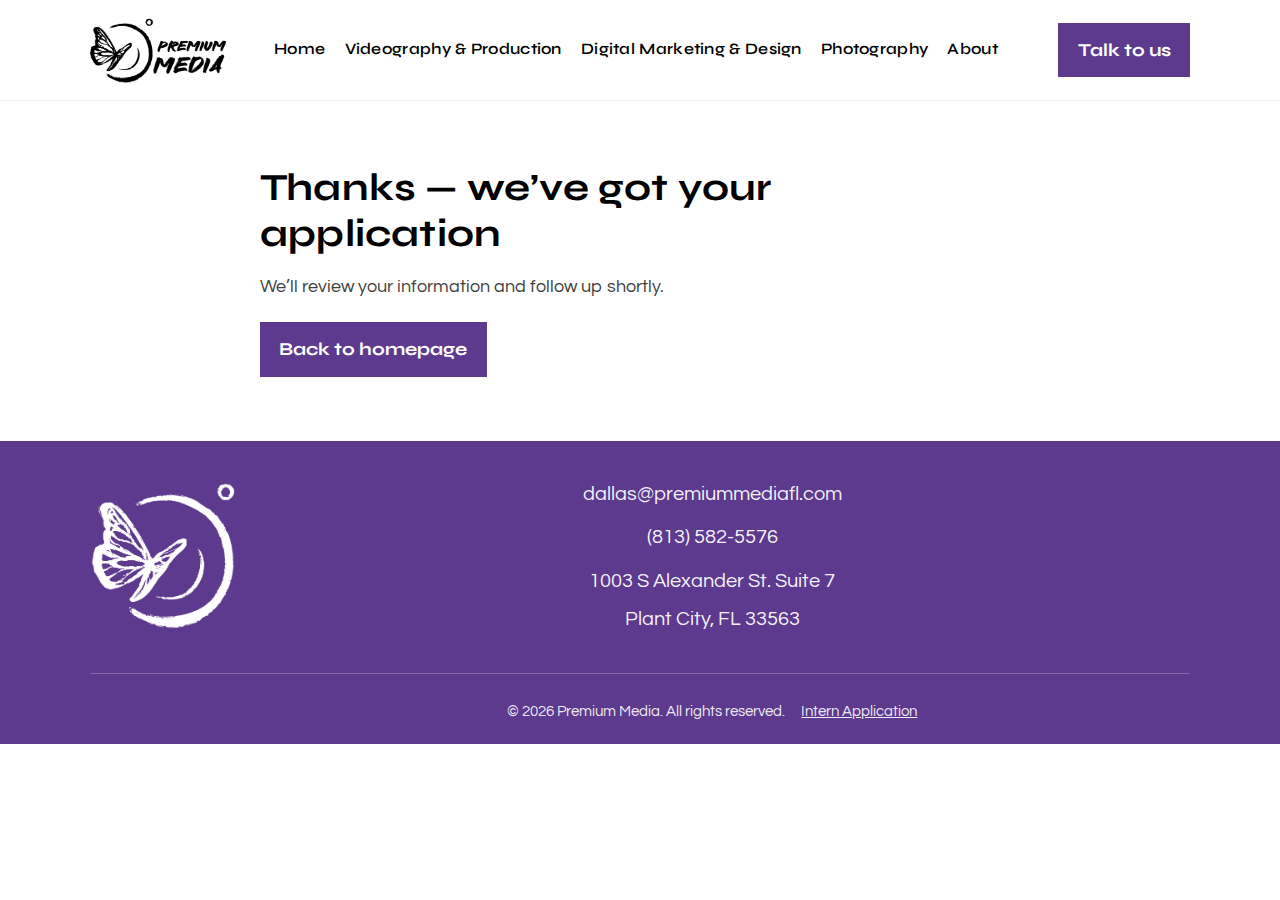
<file: intern-thank-you.html>
<!doctype html>
<html lang="en">
<head>
  <meta charset="utf-8" />
  <meta name="viewport" content="width=device-width, initial-scale=1" />

  <title>Thank You | Premium Media</title>
  <meta name="description" content="Thanks for reaching out to Premium Media. We’ll be in touch soon." />
  <meta name="robots" content="noindex,follow" />
  <link rel="canonical" href="https://www.premiummediafl.com/intern-thank-you.html" />
  
  <link rel="preconnect" href="https://fonts.googleapis.com">
  <link rel="preconnect" href="https://fonts.gstatic.com" crossorigin>

  <link rel="stylesheet"
      href="https://fonts.googleapis.com/css2?family=Syne:wght@400;500;600;700;800&family=Questrial&display=swap">

  <link rel="stylesheet" href="/css/styles.css" />
</head>
<body>
  <!-- HEADER / NAV -->
  <header class="site-header">
    <nav class="nav container" aria-label="Primary">
      <div class="nav-left">
        <a class="logo" href="/index.html" aria-label="Premium Media home">
          <img
            src="/assets/logos/premium-media-logo.png"
            alt="Premium Media logo"
            width="260"
            height="65"
            decoding="async"
          >
        </a>

        <!-- Desktop links -->
        <ul class="nav-links nav-links--desktop">
          <li><a href="/index.html">Home</a></li>
          <li><a href="/videography-production.html">Videography &amp; Production</a></li>
          <li><a href="/digital-marketing-design.html">Digital Marketing &amp; Design</a></li>
          <li><a href="/photography-events.html">Photography</a></li>
          <li><a href="/about.html">About</a></li>
        </ul>
      </div>

      <div class="nav-actions">
        <a class="btn btn-primary nav-cta" href="/index.html#contact">Talk to us</a>

        <!-- Hamburger (mobile only) -->
        <button
          class="nav-toggle"
          type="button"
          aria-label="Open menu"
          aria-controls="mobile-menu"
          aria-expanded="false"
        >
          <span class="nav-toggle__bar" aria-hidden="true"></span>
          <span class="nav-toggle__bar" aria-hidden="true"></span>
          <span class="nav-toggle__bar" aria-hidden="true"></span>
        </button>
      </div>

      <!-- Mobile menu overlay -->
      <div class="mobile-menu" id="mobile-menu" hidden>
        <div class="mobile-menu__panel" role="dialog" aria-modal="true" aria-label="Site menu">
          <button class="mobile-menu__close" type="button" aria-label="Close menu">×</button>

          <ul class="nav-links nav-links--mobile">
            <li><a href="/index.html">Home</a></li>
            <li><a href="/videography-production.html">Videography &amp; Production</a></li>
            <li><a href="/digital-marketing-design.html">Digital Marketing &amp; Design</a></li>
            <li><a href="/photography-events.html">Photography</a></li>
            <li><a href="/about.html">About</a></li>
          </ul>

          <a class="btn btn-primary mobile-menu__cta" href="/index.html#contact">Talk to us</a>
        </div>
      </div>
    </nav>
  </header>

  <main class="section">
    <div class="container" style="max-width: 760px;">
      <h1>Thanks — we’ve got your application</h1>
      <p>
        We’ll review your information and follow up shortly.
      </p>

      <div style="display:flex; gap:1rem; flex-wrap:wrap; margin-top:1.25rem;">
        <a class="btn btn-primary" href="/index.html">Back to homepage</a>
      </div>
    </div>
  </main>

  <!-- FOOTER -->
  <footer class="site-footer">
    <div class="container footer-grid">
      <div class="footer-logo">
        <a href="/index.html" aria-label="Premium Media home">
          <img
            src="/assets/logos/premium-media-logo-white.png"
            alt="Premium Media logo"
            width="320"
            height="150"
            loading="lazy"
            decoding="async"
          >
        </a>
      </div>

      <div class="footer-contact">
        <p><a href="mailto:dallas@premiummediafl.com">dallas@premiummediafl.com</a></p>
        <p><a href="tel:+18135825576">(813) 582-5576</a></p>
        <p>
          1003 S Alexander St. Suite 7<br>
          Plant City, FL 33563
        </p>
      </div>

      <div class="footer-social" aria-label="Social media links">
      </div>

      <div class="footer-divider"></div>

      <div class="footer-bottom footer-bottom--split">
  <span>
    © <span id="year"></span> Premium Media. All rights reserved.
  </span>

  <a href="/intern-application.html" class="footer-intern-link">
    Intern Application
  </a>
</div>

    </div>
  </footer>

  <script>
    document.getElementById("year").textContent = new Date().getFullYear();
  </script>
  <script src="/js/main.js" defer></script>
</body>
</html>
</file>
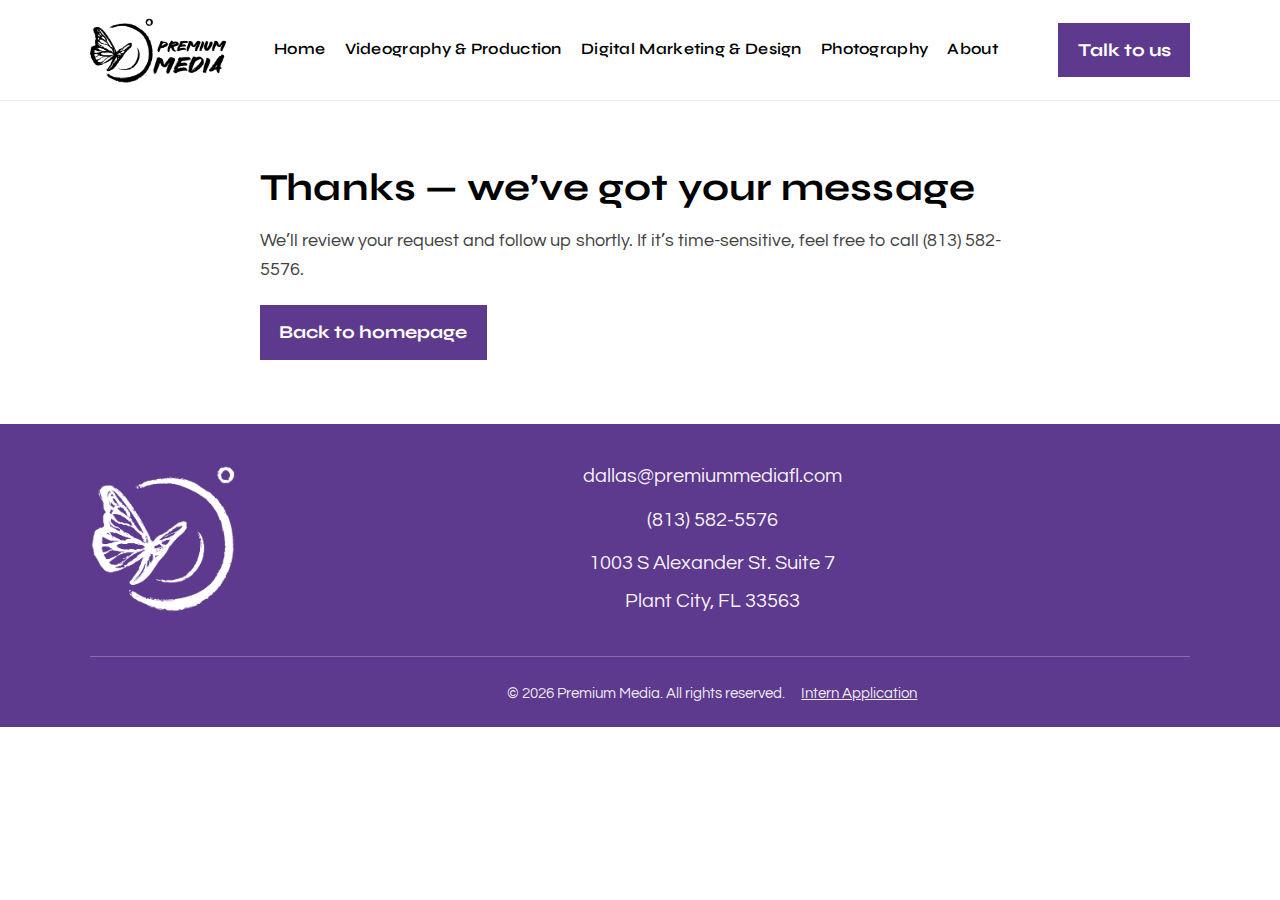
<file: thank-you.html>
<!doctype html>
<html lang="en">
<head>
  <meta charset="utf-8" />
  <meta name="viewport" content="width=device-width, initial-scale=1" />

  <title>Thank You | Premium Media</title>
  <meta name="description" content="Thanks for reaching out to Premium Media. We’ll be in touch soon." />
  <meta name="robots" content="noindex,follow" />
  <link rel="canonical" href="https://www.premiummediafl.com/thank-you.html" />
  
  <link rel="preconnect" href="https://fonts.googleapis.com">
  <link rel="preconnect" href="https://fonts.gstatic.com" crossorigin>

  <link rel="stylesheet"
      href="https://fonts.googleapis.com/css2?family=Syne:wght@400;500;600;700;800&family=Questrial&display=swap">

  <link rel="stylesheet" href="/css/styles.css" />
</head>
<body>
  <!-- HEADER / NAV -->
  <header class="site-header">
    <nav class="nav container" aria-label="Primary">
      <div class="nav-left">
        <a class="logo" href="/index.html" aria-label="Premium Media home">
          <img
            src="/assets/logos/premium-media-logo.png"
            alt="Premium Media logo"
            width="260"
            height="65"
            decoding="async"
          >
        </a>

        <!-- Desktop links -->
        <ul class="nav-links nav-links--desktop">
          <li><a href="/index.html">Home</a></li>
          <li><a href="/videography-production.html">Videography &amp; Production</a></li>
          <li><a href="/digital-marketing-design.html">Digital Marketing &amp; Design</a></li>
          <li><a href="/photography-events.html">Photography</a></li>
          <li><a href="/about.html">About</a></li>
        </ul>
      </div>

      <div class="nav-actions">
        <a class="btn btn-primary nav-cta" href="/index.html#contact">Talk to us</a>

        <!-- Hamburger (mobile only) -->
        <button
          class="nav-toggle"
          type="button"
          aria-label="Open menu"
          aria-controls="mobile-menu"
          aria-expanded="false"
        >
          <span class="nav-toggle__bar" aria-hidden="true"></span>
          <span class="nav-toggle__bar" aria-hidden="true"></span>
          <span class="nav-toggle__bar" aria-hidden="true"></span>
        </button>
      </div>

      <!-- Mobile menu overlay -->
      <div class="mobile-menu" id="mobile-menu" hidden>
        <div class="mobile-menu__panel" role="dialog" aria-modal="true" aria-label="Site menu">
          <button class="mobile-menu__close" type="button" aria-label="Close menu">×</button>

          <ul class="nav-links nav-links--mobile">
            <li><a href="/index.html">Home</a></li>
            <li><a href="/videography-production.html">Videography &amp; Production</a></li>
            <li><a href="/digital-marketing-design.html">Digital Marketing &amp; Design</a></li>
            <li><a href="/photography-events.html">Photography</a></li>
            <li><a href="/about.html">About</a></li>
          </ul>

          <a class="btn btn-primary mobile-menu__cta" href="/index.html#contact">Talk to us</a>
        </div>
      </div>
    </nav>
  </header>

  <main class="section">
    <div class="container" style="max-width: 760px;">
      <h1>Thanks — we’ve got your message</h1>
      <p>
        We’ll review your request and follow up shortly.
        If it’s time-sensitive, feel free to call
        <a href="tel:+18135825576">(813) 582-5576</a>.
      </p>

      <div style="display:flex; gap:1rem; flex-wrap:wrap; margin-top:1.25rem;">
        <a class="btn btn-primary" href="/index.html">Back to homepage</a>
      </div>
    </div>
  </main>

  <!-- FOOTER -->
  <footer class="site-footer">
    <div class="container footer-grid">
      <div class="footer-logo">
        <a href="/index.html" aria-label="Premium Media home">
          <img
            src="/assets/logos/premium-media-logo-white.png"
            alt="Premium Media logo"
            width="320"
            height="150"
            loading="lazy"
            decoding="async"
          >
        </a>
      </div>

      <div class="footer-contact">
        <p><a href="mailto:dallas@premiummediafl.com">dallas@premiummediafl.com</a></p>
        <p><a href="tel:+18135825576">(813) 582-5576</a></p>
        <p>
          1003 S Alexander St. Suite 7<br>
          Plant City, FL 33563
        </p>
      </div>

      <div class="footer-social" aria-label="Social media links">
        <!-- keep your real social SVGs here -->
      </div>

      <div class="footer-divider"></div>

      <div class="footer-bottom footer-bottom--split">
  <span>
    © <span id="year"></span> Premium Media. All rights reserved.
  </span>

  <a href="/intern-application.html" class="footer-intern-link">
    Intern Application
  </a>
</div>

    </div>
  </footer>

  <script>
    document.getElementById("year").textContent = new Date().getFullYear();
  </script>
  <script src="/js/main.js" defer></script>
</body>
</html>
</file>
<file: css/styles.css>
@import url("https://fonts.googleapis.com/css2?family=Questrial&family=Syne:wght@400;500;600;700;800&display=swap");

/* =========================================================
   DESIGN TOKENS
========================================================= */
:root {
  /* Base colors */
  --white: #ffffff;
  --black: #000000;
  --gray-414: #414141;

  /* Backgrounds */
  --bg: var(--white);
  --bg-soft: #f5f5f7;
  --bg-card: var(--white);

  /* Lines / borders */
  --line: rgba(0, 0, 0, 0.08);

  /* Text */
  --text: var(--black);
  --text-muted: var(--gray-414);

  /* Accents */
  --accent: #5d3a8d;
  --accent-hover: #6c42c2;

  --accent-2: #b07a95;
  --accent-2-hover: #c488a5;

  --accent-light: #e8d7f0;
  --accent-dark: #414141;

  /* Typography */
  --font-heading: "Syne", sans-serif;
  --font-body: "Questrial", sans-serif;

  /* Type scale */
  --h1: clamp(2rem, 3vw, 2.8rem);
  --h2: clamp(1.6rem, 2.6vw, 2.3rem);
  --h3: 1.25rem;
  --body: 1.125rem;
  --small: 1rem;

  /* Spacing / layout */
  --space-1: 0.5rem;
  --space-2: 1rem;
  --space-3: 1.5rem;
  --space-4: 2.5rem;
  --space-5: 4rem;

  --radius: 16px;
  --maxw: 1100px;
  --shadow: 0 10px 30px rgba(0, 0, 0, 0.08);

  /* Accessibility */
  --focus-ring: 3px solid var(--accent-light);
}

/* =========================================================
   BASE / RESET
========================================================= */
*,
*::before,
*::after {
  box-sizing: border-box;
}

html {
  scroll-behavior: smooth;
}

html,
body {
  max-width: 100%;
  overflow-x: hidden;
}

body {
  margin: 0;
  font-family: var(--font-body);
  font-size: var(--body);
  line-height: 1.6;
  color: var(--text);
  background: var(--bg);
}

img,
video {
  max-width: 100%;
  height: auto;
  display: block;
}

a {
  color: inherit;
  text-decoration: none;
}

p {
  margin: 0 0 var(--space-2);
  color: var(--text-muted);
}

small {
  font-size: var(--small);
  color: var(--text-muted);
}

h1,
h2,
h3,
h4,
h5,
h6 {
  font-family: var(--font-heading);
  margin: 0 0 var(--space-2);
  line-height: 1.2;
  font-weight: 700;
  letter-spacing: 0.2px;
}

h1 { font-size: var(--h1); }
h2 { font-size: var(--h2); }
h3 { font-size: var(--h3); }

/* Utility: visually hidden (for accessible headings/labels) */
.visually-hidden {
  position: absolute !important;
  width: 1px;
  height: 1px;
  padding: 0;
  margin: -1px;
  overflow: hidden;
  clip: rect(0, 0, 0, 0);
  white-space: nowrap;
  border: 0;
}

/* Only fade normal text links, not nav/buttons */
main a:hover,
footer a:hover {
  opacity: 0.9;
}

a.btn:hover,
.nav a:hover,
.footer-social a:hover {
  opacity: 1;
}

/* GLOBAL REVEAL SYSTEM – DISABLED */
[data-reveal],
[data-stagger],
[data-stagger] > * {
  opacity: 1 !important;
  transform: none !important;
  transition: none !important;
}

/* =========================================================
   FOCUS STYLES (ADA/WCAG)
========================================================= */
.nav-links a:focus-visible,
.btn:focus-visible,
.footer-social a:focus-visible,
.contact-form input:focus-visible,
.contact-form select:focus-visible,
.contact-form textarea:focus-visible,
.nav-toggle:focus-visible,
.mobile-menu__close:focus-visible {
  outline: var(--focus-ring);
  outline-offset: 4px;
}

/* =========================================================
   LAYOUT HELPERS
========================================================= */
.container {
  width: min(100% - 2rem, var(--maxw));
  margin-inline: auto;
}

.section {
  padding: var(--space-5) 0;
}

.section-contrast {
  background: var(--bg-soft);
}

.card-grid {
  display: grid;
  gap: var(--space-3);
  grid-template-columns: repeat(auto-fit, minmax(320px, 1fr));
}

.card {
  background: var(--bg-card);
  border: 1px solid var(--line);
  padding: var(--space-3);
  border-radius: var(--radius);
  box-shadow: var(--shadow);
}

/* =========================================================
   NAVIGATION
========================================================= */
.site-header {
  position: sticky;
  top: 0;
  background: var(--white);
  border-bottom: 1px solid var(--line);
  z-index: 20;
}

.nav {
  display: flex;
  align-items: center;
  justify-content: space-between;
  padding: 1.1rem 0;
  gap: 0.75rem;
}

.nav-left {
  display: flex;
  align-items: center;
  gap: 3rem;
  min-width: 0;
}

.logo img {
  height: 65px;
  width: auto;
  display: block;
}

.nav-links {
  display: flex;
  gap: 1.2rem;
  list-style: none;
  margin: 0;
  padding: 0;
}

.nav-links li {
  display: flex;
  align-items: center;
}

.nav-links a {
  font-family: var(--font-heading);
  font-weight: 600;
  font-size: 1rem;
  color: var(--text);
  position: relative;
  padding-bottom: 2px;
  transition: color 0.2s ease;
  letter-spacing: 0.3px;
}

.nav-links a:hover {
  color: var(--accent);
}

.nav-links a::after {
  content: "";
  position: absolute;
  left: 0;
  bottom: -4px;
  width: 0%;
  height: 2px;
  background: var(--accent);
  transition: width 0.22s ease;
}

.nav-links a:hover::after {
  width: 100%;
}

/* Support BOTH patterns: class="active" and aria-current="page" */
.nav-links a.active,
.nav-links a[aria-current="page"] {
  color: var(--accent);
}

.nav-links a.active::after,
.nav-links a[aria-current="page"]::after {
  width: 100%;
}

/* Nav actions */
.nav-actions {
  display: flex;
  align-items: center;
  gap: 0.9rem;
  flex-shrink: 0;
}


/* =========================================================
   BUTTONS
========================================================= */
.btn {
  display: inline-flex;
  align-items: center;
  justify-content: center;
  padding: 0.75rem 1.15rem;
  border-radius: 0; /* square corners */
  font-weight: 700;
  font-family: var(--font-heading);
  border: 1px solid transparent;
  transition: transform 0.08s ease, background 0.2s ease, opacity 0.2s ease;
  cursor: pointer;
}

.btn:active {
  transform: scale(0.99);
}

.btn-primary {
  background: var(--accent);
  color: var(--white);
}

.btn-primary:hover {
  background: var(--accent-hover);
}

.btn-outline {
  border-color: var(--line);
  background: transparent;
  color: var(--text);
}

/* =========================================================
   WHY CARDS (clickable + hover)
========================================================= */
.why-card-link {
  display: block;
  text-decoration: none;
  color: inherit;
}

.why-card {
  transition: transform 0.25s ease, box-shadow 0.25s ease, border-color 0.25s ease;
  cursor: pointer;
  border: 1px solid rgba(0, 0, 0, 0.06);
}

.why-card:hover {
  transform: translateY(-6px) scale(1.02);
  box-shadow: 0 12px 32px rgba(0, 0, 0, 0.14);
  border-color: var(--accent);
  background: #fff;
}

/* =========================================================
   HERO (Full-bleed video + split bar)
========================================================= */
.hero-bleed {
  position: relative;
  background: var(--bg);
}

.hero-bleed-media {
  position: relative;
  height: clamp(600px, 100vh, 1050px);
  min-height: 600px;
  background: #000;
  overflow: hidden;
  isolation: isolate;
}

.hero-bleed-video {
  position: relative;
  z-index: 1;
  width: 100%;
  height: 100%;
  display: block;
  object-fit: cover;
  object-position: center 60%;
}

.hero-bleed-bar {
  position: relative;
  width: 100%;
  margin-top: -4px;
  background: #050506;
  padding: clamp(1.4rem, 2.6vw, 2rem) clamp(1.6rem, 3vw, 2.5rem);
  border-top: 1px solid rgba(255, 255, 255, 0.1);
  box-shadow: 0 -10px 40px rgba(0, 0, 0, 0.35);

  display: grid;
  grid-template-columns: 1.05fr 0.95fr;
  gap: clamp(1rem, 2vw, 1.6rem);
  align-items: center;
}

.hero-bleed-title-inbar {
  font-family: var(--font-heading);
  font-weight: 700;
  letter-spacing: -0.02em;
  line-height: 1.05;
  color: #fff;
  margin: 0;
  font-size: clamp(1.7rem, 2.9vw, 2.35rem);
}

.hero-bleed-services {
  margin: 0;
  padding: 0;
  list-style: none;
  display: grid;
  grid-template-columns: 1fr 1fr;
  gap: 0.75rem 2rem;
  align-items: start;
}

.hero-bleed-services li {
  display: flex;
  align-items: center;
  gap: 0.45rem;
  font-family: var(--font-heading);
  font-weight: 600;
  letter-spacing: 0.04em;
  font-size: 0.92rem;
  text-transform: uppercase;
  color: rgba(255, 255, 255, 0.92);
  line-height: 1.3;
}

.hero-bleed-services li::before {
  content: "";
  width: 12px;
  height: 2px;
  background: var(--accent);
  border-radius: 2px;
  flex: 0 0 auto;
  opacity: 0.95;
}

@media (max-width: 900px) {
  .hero-bleed-media {
    height: clamp(380px, 65vh, 650px);
    min-height: 380px;
  }

  .hero-bleed-bar {
    grid-template-columns: 1fr;
    gap: 0.9rem;
  }

  .hero-bleed-services {
    grid-template-columns: 1fr;
    gap: 0.6rem;
  }
}

@media (max-width: 600px) {
  .hero-bleed-bar {
    padding: 1.1rem 1rem;
  }
}

/* =========================================================
   BRANDS MARQUEE
========================================================= */
.brands {
  padding-top: var(--space-4);
  padding-bottom: var(--space-4);
  background: var(--bg);
  overflow: hidden;
}

.brands-title {
  text-align: center;
  margin-bottom: var(--space-3);
}

.brands-marquee {
  position: relative;
  width: 100%;
  overflow: hidden;
}

.brands-marquee::before,
.brands-marquee::after {
  content: "";
  position: absolute;
  top: 0;
  width: clamp(40px, 8vw, 140px);
  height: 100%;
  z-index: 2;
  pointer-events: none;
}

.brands-marquee::before {
  left: 0;
  background: linear-gradient(to right, var(--bg) 0%, rgba(255, 255, 255, 0) 100%);
}

.brands-marquee::after {
  right: 0;
  background: linear-gradient(to left, var(--bg) 0%, rgba(255, 255, 255, 0) 100%);
}

.brands-track {
  display: flex;
  align-items: center;
  gap: clamp(2rem, 4vw, 4.5rem);
  width: max-content;
  padding: 0 clamp(1.5rem, 3vw, 3rem);
  animation: brands-scroll 45s linear infinite;
  will-change: transform;
  contain: content;
}

.brands-marquee:hover .brands-track {
  animation-play-state: paused;
}

.brand-logo-img {
  height: clamp(64px, 8vw, 120px);
  width: auto;
  opacity: 1;
  filter: none;
  flex: 0 0 auto;
  transition: filter 0.25s ease, opacity 0.25s ease, transform 0.2s ease;
}

.brand-logo-img:hover {
  filter: grayscale(100%);
  opacity: 0.7;
  transform: translateY(-2px);
}

@keyframes brands-scroll {
  from { transform: translateX(0); }
  to { transform: translateX(-50%); }
}

@media (prefers-reduced-motion: reduce) {
  .brands-track {
    animation: none;
    flex-wrap: wrap;
    justify-content: center;
    width: 100%;
  }

  .brands-marquee::before,
  .brands-marquee::after {
    display: none;
  }
}

/* =========================================================
   PITCH / TWO-COLUMN SECTIONS
========================================================= */
.pitch-grid {
  display: grid;
  gap: var(--space-4);
  grid-template-columns: 1.1fr 0.9fr;
  align-items: center;
}

.pitch-text p {
  font-size: 1.1rem;
  max-width: 520px;
  margin-bottom: var(--space-3);
}

.pitch-placeholder {
  width: 100%;
  aspect-ratio: 16 / 10;
  background: var(--bg-soft);
  border: 1px dashed var(--line);
  border-radius: var(--radius);
  display: grid;
  place-items: center;
  color: var(--text-muted);
  font-size: 0.95rem;
}

.fullscale,
.business-video {
  background: var(--bg);
}

.business-video p {
  font-size: 1.125rem;
  max-width: 620px;
  margin-bottom: var(--space-3);
}

.business-video .pitch-text {
  text-align: right;
  display: flex;
  flex-direction: column;
  align-items: flex-end;
}

.business-video .pitch-text .btn {
  margin-top: 0.5rem;
}

.pitch-media {
  width: 100%;
  border-radius: var(--radius);
  overflow: hidden;
  display: flex;
  justify-content: center;
  align-items: center;
  background: var(--bg-soft);
  min-width: 0;
}

.pitch-image {
  width: 100%;
  height: auto;
  object-fit: contain;
  display: block;
}

.pitch-video {
  width: 100%;
  height: 100%;
  object-fit: cover;
}

@media (max-width: 900px) {
  .pitch-grid { grid-template-columns: 1fr; }
  .business-video .pitch-text {
    text-align: left;
    align-items: flex-start;
  }
}

/* =========================================================
   WHY CHOOSE / SERVICES OVERVIEW
========================================================= */
.why {
  background: var(--bg-soft);
}

.why-title {
  text-align: center;
  margin-bottom: var(--space-1);
}

.why-subtitle {
  text-align: center;
  max-width: 700px;
  margin: 0 auto var(--space-4);
  font-size: 1.125rem;
}

.why-link {
  display: inline-block;
  margin-top: var(--space-2);
  font-weight: 700;
  color: var(--accent);
}

.why-link:hover {
  color: var(--accent-hover);
  opacity: 1;
}

.local-service-areas p {
    font-size: 1.15rem;
    line-height: 1.65;
    max-width: 720px;
  }
/* =========================================================
   FORMS
========================================================= */
.contact-form {
  display: grid;
  gap: var(--space-2);
  max-width: 520px;
}

.contact-form .form-row {
  display: grid;
  grid-template-columns: 1fr 1fr;
  gap: var(--space-2);
}

.contact-form .full {
  grid-column: 1 / -1;
}

.contact-form label {
  display: grid;
  gap: 0.4rem;
  font-weight: 600;
  color: var(--text);
}

.contact-form input,
.contact-form select {
  padding: 0.7rem 0.8rem;
  border-radius: 10px;
  border: 1px solid var(--line);
  background: var(--bg);
  color: var(--text);
}

.contact-form .btn {
  margin-top: 0.6rem;
  width: fit-content;
}

.contact-grid {
  display: grid;
  grid-template-columns: 1fr 1fr;
  gap: var(--space-4);
  align-items: center;
}

.contact-media {
  width: 100%;
  border-radius: var(--radius);
  overflow: hidden;
}

.contact-image {
  width: 100%;
  height: auto;
  object-fit: cover;
  display: block;
}

.contact-content {
  max-width: 520px;
}

@media (max-width: 820px) {
  .contact-grid { grid-template-columns: 1fr; }

  .contact-content {
    margin: 0 auto;
    text-align: center;
  }

  .contact-form { margin: 0 auto; }

  .contact-form .form-row { grid-template-columns: 1fr; }

  .contact-form .btn {
    margin-left: auto;
    margin-right: auto;
  }
}

/* =========================================================
   FOOTER
========================================================= */
.site-footer {
  background: var(--accent);
  color: var(--white);
  padding: 1.75rem 0 1.25rem;
  text-align: center;
}

.footer-grid {
  display: grid;
  grid-template-columns: auto minmax(0, 1fr) auto;
  align-items: center;
  column-gap: clamp(2rem, 4vw, 4rem);
  row-gap: 1.25rem;
}

.footer-logo img {
  height: 150px;
  width: auto;
  display: block;
}

.footer-contact {
  font-size: 1.25rem;
  line-height: 1.9;
  text-align: center;
  justify-self: center;
}

.footer-contact p {
  margin: 0.35rem 0;
  color: rgba(255, 255, 255, 0.95);
}

.footer-contact a {
  color: inherit;
}

.footer-contact a:hover {
  opacity: 1;
  text-decoration: underline;
}

.footer-social {
  display: flex;
  gap: 1.2rem;
  justify-content: flex-end;
  align-items: center;
}

.footer-social a {
  width: 72px;
  height: 72px;
  display: grid;
  place-items: center;
  border: 2px solid rgba(255, 255, 255, 0.35);
  background: rgba(255, 255, 255, 0.12);
  border-radius: 50%;
  transition: transform 0.15s ease, background 0.2s ease, border-color 0.2s ease;
}

.footer-social a:hover {
  transform: translateY(-2px);
  background: rgba(255, 255, 255, 0.22);
  border-color: rgba(255, 255, 255, 0.6);
  opacity: 1;
}

.footer-social svg {
  width: 36px;
  height: 36px;
  display: block;
}

.footer-social svg path {
  fill: var(--white) !important;
}

.footer-divider {
  grid-column: 1 / -1;
  height: 1px;
  background: rgba(255, 255, 255, 0.25);
  margin: 0.6rem 0 0.35rem;
}

.footer-bottom {
  grid-column: 2 / 3;
  justify-self: center;
  text-align: center;
  font-size: 0.95rem;
  color: rgba(255, 255, 255, 0.9);
  margin: 0;
}

.footer-bottom--split {
  display: flex;
  justify-content: space-between;
  align-items: center;
  gap: 1rem;
  flex-wrap: wrap;
}

.footer-intern-link {
  font-size: 0.95rem;
  text-decoration: underline;
  white-space: nowrap;
}

/* Stack nicely on very small screens */
@media (max-width: 480px) {
  .footer-bottom--split {
    flex-direction: column;
    text-align: center;
  }
}


@media (max-width: 820px) {
  .footer-grid {
    grid-template-columns: 1fr;
    grid-template-rows: auto auto auto auto auto;
    text-align: center;
    justify-items: center;
  }

  .footer-social { justify-content: center; }
  .footer-divider { grid-column: 1 / -1; }
  .footer-bottom { grid-column: 1 / -1; }
}

/* =========================================================
   PHOTOGRAPHY GALLERY
========================================================= */
.photo-gallery {
  display: grid;
  gap: var(--space-3);
  grid-template-columns: repeat(auto-fit, minmax(260px, 1fr));
}

.photo-item {
  background: var(--bg-soft);
  border-radius: var(--radius);
  overflow: hidden;
  aspect-ratio: 4 / 3;
  display: block;
  position: relative;
  box-shadow: var(--shadow);
}

.photo-item img {
  width: 100%;
  height: 100%;
  object-fit: cover;
  display: block;
}

/* =========================================================
   LIGHTBOX FOR PHOTO GALLERY
========================================================= */
.lightbox {
  position: fixed;
  inset: 0;
  background: rgba(0, 0, 0, 0.85);
  display: none;
  justify-content: center;
  align-items: center;
  z-index: 3000;
  cursor: zoom-out;
  padding: 2rem;
}

body.lightbox-open { overflow: hidden; }

.lightbox img {
  max-width: 95%;
  max-height: 95%;
  object-fit: contain;
  border-radius: var(--radius);
  box-shadow: 0 8px 30px rgba(0, 0, 0, 0.5);
}

.gallery-img {
  cursor: zoom-in;
  transition: transform 0.2s ease, opacity 0.2s ease;
  border-radius: var(--radius);
}

.gallery-img:hover {
  transform: scale(1.02);
  opacity: 0.9;
}

/* =========================================================
   OVERLAY EVENT SECTION
========================================================= */
.event-overlay-section {
  position: relative;
  width: 100%;
  padding: 0 0 var(--space-5);
  margin: 0;
}

.event-bg {
  position: relative;
}

.event-bg img {
  width: 100%;
  max-height: 750px;
  object-fit: cover;
  object-position: center;
  display: block;
}

.event-overlay-card {
  position: absolute;
  top: 50%;
  left: 0;
  width: 100%;
  transform: translateY(-50%);
  pointer-events: none;
}

.event-overlay-content {
  pointer-events: auto;
  max-width: 560px;
  background: rgba(255, 255, 255, 0.94);
  padding: var(--space-4);
  border-radius: var(--radius);
  box-shadow: var(--shadow);
}

.event-list {
  margin-top: var(--space-2);
  padding-left: 1.1rem;
  line-height: 1.8;
}

@media (max-width: 820px) {
  .event-overlay-card {
    position: static;
    transform: none;
    margin-top: -60px;
    width: auto;
    pointer-events: auto;
  }

  .event-overlay-content {
    max-width: 100%;
    padding: var(--space-3);
  }
}

/* =========================================================
   MASONRY-STYLE PHOTO GRID
========================================================= */
.photo-grid {
  column-count: 3;
  column-gap: 0.75rem;
}

.photo-grid img {
  width: 100%;
  height: auto;
  display: block;
  margin-bottom: 0.75rem;
  break-inside: avoid;
  border-radius: var(--radius);
  object-fit: cover;
}

@media (max-width: 900px) {
  .photo-grid { column-count: 2; }
}

@media (max-width: 600px) {
  .photo-grid { column-count: 1; }
}

/* =========================================================
   VIDEO PAGE
========================================================= */
.page-video main {
  background: var(--bg);
}

.video-hero {
  padding-top: var(--space-5);
  padding-bottom: var(--space-5);
  background: linear-gradient(135deg, #f7f4fb, #ffffff);
  border-bottom: 1px solid var(--line);
}

.video-hero-grid {
  display: grid;
  grid-template-columns: minmax(0, 1.15fr) minmax(0, 0.85fr);
  gap: var(--space-4);
  align-items: center;
}

.video-hero-text .eyebrow {
  text-transform: uppercase;
  letter-spacing: 0.16em;
  font-family: var(--font-heading);
  font-size: 0.82rem;
  margin-bottom: 0.4rem;
  color: var(--text-muted);
}

.video-hero-text h1 {
  margin-bottom: 0.8rem;
}

.video-hero-pills {
  display: flex;
  flex-wrap: wrap;
  gap: 0.5rem;
  margin: 1rem 0 1.5rem;
}

.video-hero-pills span {
  padding: 0.25rem 0.8rem;
  border-radius: 999px;
  border: 1px solid var(--line);
  font-size: 0.85rem;
  background: #fff;
}

.video-hero-media img {
  width: 100%;
  border-radius: var(--radius);
  box-shadow: var(--shadow);
  object-fit: cover;
}

@media (max-width: 900px) {
  .video-hero-grid { grid-template-columns: 1fr; }
}

/* Split containers */
.video-split {
  display: grid;
  grid-template-columns: minmax(0, 1.1fr) minmax(0, 0.9fr);
  gap: var(--space-4);
  align-items: center;
  padding: var(--space-4);
  border-radius: var(--radius);
  margin-top: 0.75rem;
}

.video-split--purple {
  background: linear-gradient(135deg, var(--accent-light), #ffffff);
  border: 1px solid rgba(93, 58, 141, 0.25);
}

.video-split--light {
  background: var(--bg-soft);
  border: 1px solid var(--line);
}

.video-split-text h2 {
  margin-bottom: 0.75rem;
}

.video-split-text ul {
  margin: 1rem 0 0;
  padding-left: 1.1rem;
  line-height: 1.8;
}

.video-split-media img {
  width: 100%;
  border-radius: calc(var(--radius) - 4px);
  object-fit: cover;
  box-shadow: var(--shadow);
}

@media (max-width: 900px) {
  .video-split { grid-template-columns: 1fr; }
}

/* Black band */
.video-band {
  background: #050506;
  color: #ffffff;
  padding: var(--space-4) 0;
}

.video-band .why-title,
.video-band h2,
.video-band h3 {
  color: #ffffff;
}

.video-band p,
.video-band li {
  color: rgba(255, 255, 255, 0.86);
}

.video-band-grid {
  display: grid;
  grid-template-columns: minmax(0, 1.1fr) minmax(0, 0.9fr);
  gap: var(--space-4);
  align-items: flex-start;
}

.video-band-grid ul {
  margin: 0.4rem 0 0;
  padding-left: 1.1rem;
  line-height: 1.8;
}

@media (max-width: 900px) {
  .video-band-grid { grid-template-columns: 1fr; }
}

.video-usp-grid {
  display: grid;
  grid-template-columns: repeat(auto-fit, minmax(260px, 1fr));
  gap: var(--space-3);
  margin-top: var(--space-3);
}

.video-usp {
  background: #ffffff;
  border-radius: var(--radius);
  border: 1px solid var(--line);
  padding: var(--space-3);
  box-shadow: var(--shadow);
}

.video-gallery-title {
  text-align: center;
  margin-bottom: var(--space-3);
}

.video-gallery {
  display: grid;
  gap: var(--space-4);
  grid-template-columns: repeat(auto-fit, minmax(300px, 1fr));
}

.video-item {
  display: flex;
  flex-direction: column;
  gap: 0.75rem;
}

.video-wrapper {
  position: relative;
  width: 100%;
  padding-top: 56.25%;
  border-radius: var(--radius);
  overflow: hidden;
  background: #000;
  box-shadow: var(--shadow);
}

.video-wrapper iframe {
  position: absolute;
  inset: 0;
  width: 100%;
  height: 100%;
  border: 0;
}

.video-caption {
  text-align: center;
  color: var(--text-muted);
  font-size: 0.95rem;
}

.video-gallery-note {
  margin-top: 1.5rem;
  font-size: 0.9rem;
  color: var(--text-muted);
  text-align: center;
}

/* Two-up layout */
.video-two-up {
  display: grid;
  grid-template-columns: 1fr 1fr;
  gap: var(--space-4);
  align-items: stretch;
}

@media (max-width: 900px) {
  .video-two-up { grid-template-columns: 1fr; }
}

.video-block {
  background: #fff;
  border: 1px solid var(--line);
  border-radius: var(--radius);
  overflow: hidden;
  box-shadow: var(--shadow);
  display: flex;
  flex-direction: column;
}

.video-block-media img {
  width: 100%;
  height: auto;
  display: block;
  object-fit: cover;
}

.video-block-text {
  padding: var(--space-3);
}

.video-block-text h2 {
  margin-bottom: var(--space-2);
}

.video-block-text ul {
  margin: 0;
  padding-left: 1.2rem;
}

.video-block-text li {
  margin-bottom: 0.5rem;
}

.video-band-image {
  height: 240px;
  width: 100%;
  object-fit: cover;
  border-radius: var(--radius);
  display: block;
}

/* =========================================================
   MOBILE NAV (Hamburger + Overlay Drawer)
========================================================= */

/* Hide hamburger on desktop */
.nav-toggle {
  display: none;
  width: 44px;
  height: 44px;
  border: 1px solid var(--line);
  background: var(--white);
  padding: 0;
  border-radius: 10px;
  cursor: pointer;
  align-items: center;
  justify-content: center;
  flex-direction: column;
  gap: 6px;
  position: relative;
}

.nav-toggle__bar {
  width: 20px;
  height: 2px;
  background: var(--text);
  display: block;
  transition: transform 0.2s ease, opacity 0.2s ease;
  transform-origin: center;
}

/* When menu is open -> transform into X */
.nav-toggle[aria-expanded="true"] .nav-toggle__bar:nth-child(1) {
  transform: translateY(8px) rotate(45deg);
}

.nav-toggle[aria-expanded="true"] .nav-toggle__bar:nth-child(2) {
  opacity: 0;
}

.nav-toggle[aria-expanded="true"] .nav-toggle__bar:nth-child(3) {
  transform: translateY(-8px) rotate(-45deg);
}

/* Mobile behavior */
@media (max-width: 820px) {
  .nav-links--desktop { display: none; }
  .nav-toggle { display: inline-flex; }
}

@media (max-width: 420px) {
  .nav-left { gap: 1rem; }
  .logo img { height: 54px; }
}

/* Overlay */
.mobile-menu {
  position: fixed;
  inset: 0;
  z-index: 9999;
  background: rgba(0, 0, 0, 0.55);
  display: none;
  justify-content: flex-end;
}

.mobile-menu.is-open {
  display: flex;
}

.mobile-menu[hidden] {
  display: none !important;
}

body.menu-open {
  overflow: hidden;
}

/* Right-side drawer */
.mobile-menu__panel {
  width: min(92vw, 360px);
  height: 100%;
  background: var(--white);
  padding: 1.25rem 1.1rem;
  box-shadow: 0 18px 50px rgba(0, 0, 0, 0.28);
  border-left: 1px solid var(--line);
  display: flex;
  flex-direction: column;
  gap: 1rem;
}

.mobile-menu__close {
  align-self: flex-end;
  width: 44px;
  height: 44px;
  border-radius: 10px;
  border: 1px solid var(--line);
  background: var(--white);
  cursor: pointer;
  font-size: 1.6rem;
  line-height: 1;
}

.nav-links--mobile {
  display: grid;
  gap: 0.85rem;
  list-style: none;
  padding: 0;
  margin: 0.25rem 0 0;
}

.nav-links--mobile a {
  font-family: var(--font-heading);
  font-weight: 700;
  font-size: 1.05rem;
  padding: 0.6rem 0.5rem;
  border-radius: 10px;
}

.nav-links--mobile a:hover {
  background: var(--bg-soft);
  opacity: 1;
}

.mobile-menu__cta {
  margin-top: auto;
  width: 100%;
  justify-content: center;
}

/* Hide header CTA on mobile only */
@media (max-width: 820px) {
  .nav-cta {
    display: none;
  }
}
</file>
